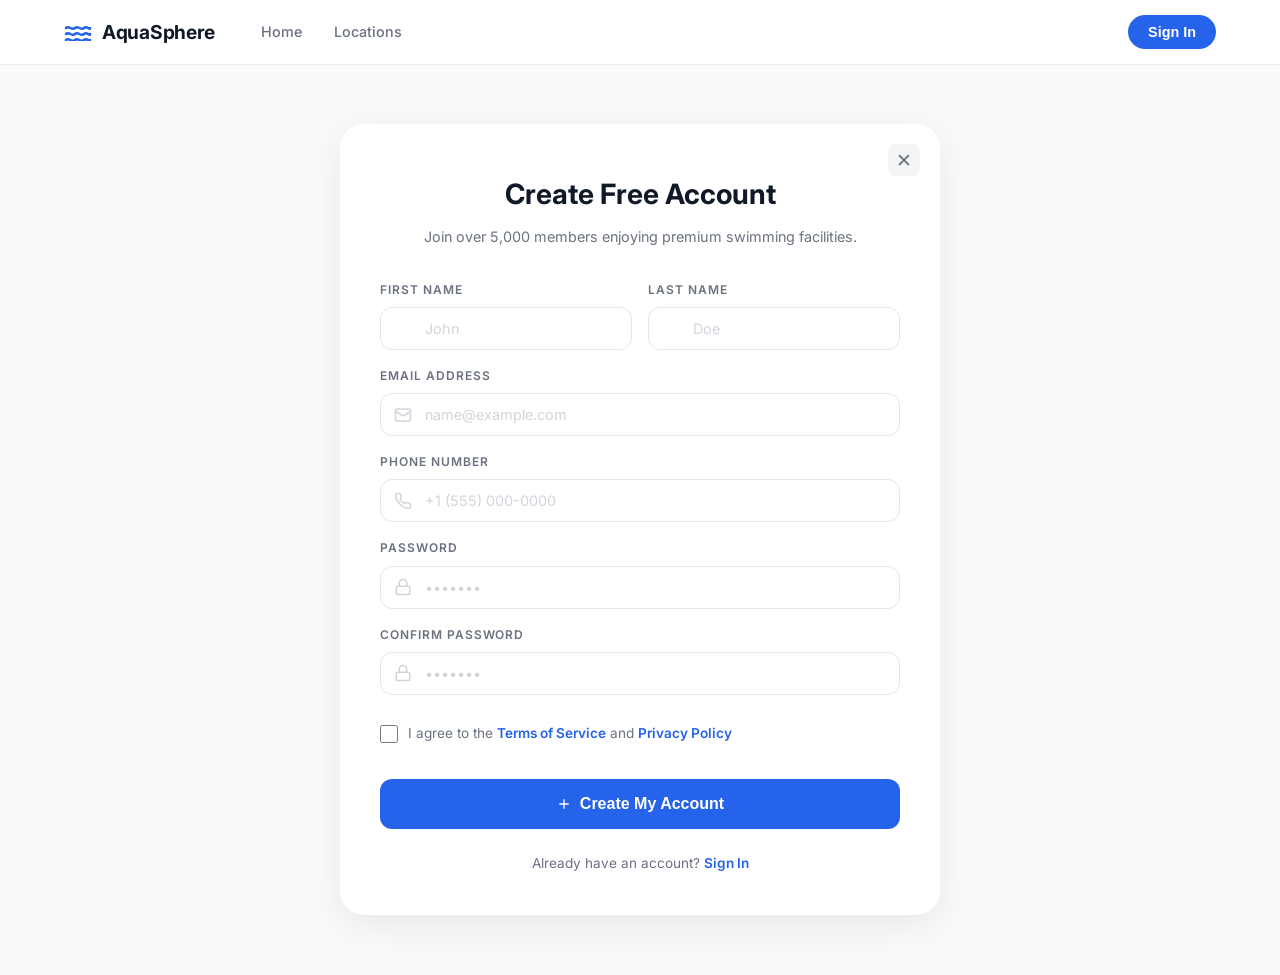
<file: wwwroot/auth-member-signup.html>
<!DOCTYPE html>
<html lang="en">
<head>
  <meta charset="UTF-8" />
  <meta name="viewport" content="width=device-width, initial-scale=1.0" />
  <title>Join AquaSphere - Membership Registration</title>
  <link rel="stylesheet" href="styles.css" />
  <link rel="stylesheet" href="auth.css" />
  <link rel="preconnect" href="https://fonts.googleapis.com" />
  <link rel="preconnect" href="https://fonts.gstatic.com" crossorigin />
  <link href="https://fonts.googleapis.com/css2?family=Inter:wght@400;500;600;700;800&display=swap" rel="stylesheet" />
</head>
<body>

  <!-- NAVBAR -->
  <nav class="navbar" id="navbar">
    <div class="nav-container">
      <a href="/" class="nav-logo">
        <svg class="logo-icon" width="28" height="18" viewBox="0 0 28 18" fill="none" xmlns="http://www.w3.org/2000/svg">
          <path d="M2 5C5 2 8 8 11 5C14 2 17 8 20 5C23 2 26 8 26 5" stroke="#2563EB" stroke-width="2.5" stroke-linecap="round"/>
          <path d="M2 11C5 8 8 14 11 11C14 8 17 14 20 11C23 8 26 14 26 11" stroke="#2563EB" stroke-width="2.5" stroke-linecap="round"/>
          <path d="M2 17C5 14 8 20 11 17C14 14 17 20 20 17C23 14 26 20 26 17" stroke="#2563EB" stroke-width="2.5" stroke-linecap="round"/>
        </svg>
        <span class="logo-text">AquaSphere</span>
      </a>
      <ul class="nav-links">
        <li><a href="/" class="nav-link">Home</a></li>
        <li><a href="#" class="nav-link">Locations</a></li>
      </ul>
      <div class="nav-actions">
        <button class="btn-signin" onclick="window.location.href='auth-member-login.html'">Sign In</button>
      </div>
    </div>
  </nav>

  <!-- AUTH CONTAINER -->
  <div class="auth-container auth-light auth-container-signup">
    <div class="auth-card auth-card-signup">
      <a href="/" class="auth-close-btn" title="Back to home">✕</a>

      <h1 class="auth-title">Create Free Account</h1>
      <p class="auth-subtitle">Join over 5,000 members enjoying premium swimming facilities.</p>

      <form class="auth-form auth-form-signup" id="memberSignupForm">
        <div class="form-row">
          <div class="form-group form-group-half">
            <label for="firstName" class="form-label">FIRST NAME</label>
            <div class="form-input-wrapper">
              <input type="text" id="firstName" name="firstName" placeholder="John" class="form-input" required />
            </div>
          </div>
          <div class="form-group form-group-half">
            <label for="lastName" class="form-label">LAST NAME</label>
            <div class="form-input-wrapper">
              <input type="text" id="lastName" name="lastName" placeholder="Doe" class="form-input" required />
            </div>
          </div>
        </div>

        <div class="form-group">
          <label for="signupEmail" class="form-label">EMAIL ADDRESS</label>
          <div class="form-input-wrapper">
            <svg class="form-input-icon" width="18" height="18" viewBox="0 0 24 24" fill="none" stroke="currentColor" stroke-width="2">
              <rect x="2" y="4" width="20" height="16" rx="2"/><path d="m22 7-8.97 5.7a1.94 1.94 0 01-2.06 0L2 7"/>
            </svg>
            <input type="email" id="signupEmail" name="email" placeholder="name@example.com" class="form-input" required />
          </div>
        </div>

        <div class="form-group">
          <label for="phone" class="form-label">PHONE NUMBER</label>
          <div class="form-input-wrapper">
            <svg class="form-input-icon" width="18" height="18" viewBox="0 0 24 24" fill="none" stroke="currentColor" stroke-width="2">
              <path d="M22 16.92v3a2 2 0 01-2.18 2 19.79 19.79 0 01-8.63-3.07 19.5 19.5 0 01-6-6 19.79 19.79 0 01-3.07-8.67A2 2 0 014.11 2h3a2 2 0 012 1.72 12.84 12.84 0 00.7 2.81 2 2 0 01-.45 2.11L8.09 9.91a16 16 0 006 6l1.27-1.27a2 2 0 012.11-.45 12.84 12.84 0 002.81.7A2 2 0 0122 16.92z"/>
            </svg>
            <input type="tel" id="phone" name="phone" placeholder="+1 (555) 000-0000" class="form-input" />
          </div>
        </div>

        <div class="form-group">
          <label for="signupPassword" class="form-label">PASSWORD</label>
          <div class="form-input-wrapper">
            <svg class="form-input-icon" width="18" height="18" viewBox="0 0 24 24" fill="none" stroke="currentColor" stroke-width="2">
              <rect x="3" y="11" width="18" height="11" rx="2" ry="2"/><path d="M7 11V7a5 5 0 0110 0v4"/>
            </svg>
            <input type="password" id="signupPassword" name="password" placeholder="•••••••" class="form-input" required />
          </div>
        </div>

        <div class="form-group">
          <label for="confirmSignupPassword" class="form-label">CONFIRM PASSWORD</label>
          <div class="form-input-wrapper">
            <svg class="form-input-icon" width="18" height="18" viewBox="0 0 24 24" fill="none" stroke="currentColor" stroke-width="2">
              <rect x="3" y="11" width="18" height="11" rx="2" ry="2"/><path d="M7 11V7a5 5 0 0110 0v4"/>
            </svg>
            <input type="password" id="confirmSignupPassword" name="confirmPassword" placeholder="•••••••" class="form-input" required />
          </div>
        </div>

        <div class="form-checkbox">
          <input type="checkbox" id="agreeTerms" name="agreeTerms" required />
          <label for="agreeTerms">I agree to the <a href="#" class="auth-link">Terms of Service</a> and <a href="#" class="auth-link">Privacy Policy</a></label>
        </div>

        <button type="submit" class="auth-submit-btn auth-submit-btn-large">
          <svg width="16" height="16" viewBox="0 0 24 24" fill="none" stroke="currentColor" stroke-width="2">
            <path d="M12 5v14m7-7H5"/>
          </svg>
          Create My Account
        </button>
      </form>

      <p class="auth-footer-text">
        Already have an account? <a href="auth-member-login.html" class="auth-link">Sign In</a>
      </p>
    </div>
  </div>

  <script src="auth.js"></script>
</body>
</html>
</file>
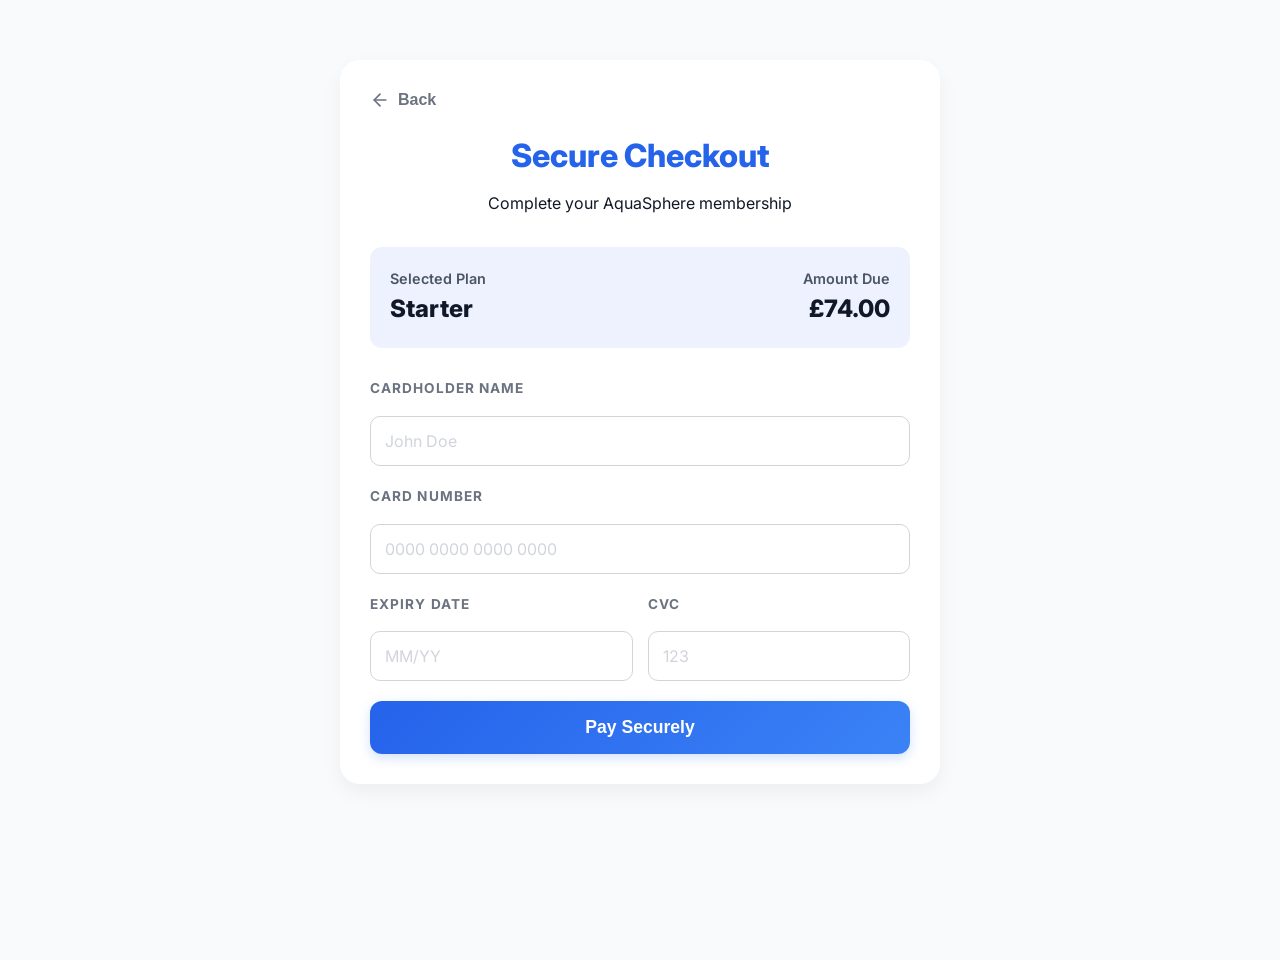
<file: wwwroot/payment.html>
<!DOCTYPE html>
<html lang="en">
<head>
    <meta charset="UTF-8">
    <meta name="viewport" content="width=device-width, initial-scale=1.0">
    <title>AquaSphere - Secure Payment</title>
    <link rel="stylesheet" href="styles.css">
    <link href="https://fonts.googleapis.com/css2?family=Inter:wght@400;500;600;700;800&display=swap" rel="stylesheet">
    <style>
        body { margin: 0; font-family: 'Inter', sans-serif; background: #F8FAFC; color: #111827; }
        .payment-container { max-width: 600px; margin: 60px auto; padding: 30px; background: white; border-radius: 20px; box-shadow: 0 8px 20px rgba(0,0,0,0.05); }
        .payment-header { text-align: center; margin-bottom: 30px; }
        .payment-title { font-size: 2rem; font-weight: 800; color: #2563EB; margin-bottom: 10px; }
        .payment-summary { background: #EEF2FF; padding: 20px; border-radius: 12px; margin-bottom: 30px; display: flex; justify-content: space-between; align-items: center; }
        .summary-label { font-size: 0.9rem; color: #4B5563; font-weight: 600; }
        .summary-value { font-size: 1.5rem; font-weight: 800; color: #111827; }
        .form-group { margin-bottom: 20px; }
        .form-label { display: block; font-size: 0.85rem; font-weight: 700; color: #6B7280; margin-bottom: 8px; }
        .form-input { width: 100%; box-sizing: border-box; padding: 14px; border: 1px solid #D1D5DB; border-radius: 10px; font-size: 1rem; }
        .payment-btn { width: 100%; padding: 16px; background: linear-gradient(135deg, #2563EB, #3B82F6); color: white; border: none; border-radius: 12px; font-size: 1.1rem; font-weight: 700; cursor: pointer; box-shadow: 0 4px 12px rgba(37, 99, 235, 0.2); }
        .payment-btn:disabled { opacity: 0.7; cursor: not-allowed; }
        .two-col { display: flex; gap: 15px; }
        .two-col > div { flex: 1; }
        .back-button { display: inline-flex; align-items: center; gap: 8px; color: #6B7280; font-weight: 600; text-decoration: none; margin-bottom: 20px; font-size: 1rem; border: none; background: none; cursor: pointer; padding: 0; transition: color 0.2s; }
        .back-button:hover { color: #111827; }
    </style>
</head>
<body>
    <div class="payment-container">
        <button class="back-button" onclick="history.back()">
            <svg width="20" height="20" viewBox="0 0 24 24" fill="none" stroke="currentColor" stroke-width="2" stroke-linecap="round" stroke-linejoin="round">
                <line x1="19" y1="12" x2="5" y2="12"></line>
                <polyline points="12 19 5 12 12 5"></polyline>
            </svg>
            Back
        </button>
        <div class="payment-header">
            <div class="payment-title">Secure Checkout</div>
            <p>Complete your AquaSphere membership</p>
        </div>

        <div class="payment-summary">
            <div>
                <div class="summary-label">Selected Plan</div>
                <div class="summary-value" id="planNameDisplay">Starter</div>
            </div>
            <div style="text-align: right;">
                <div class="summary-label">Amount Due</div>
                <div class="summary-value" id="planPriceDisplay">£74.00</div>
            </div>
        </div>

        <form id="paymentForm">
            <div class="form-group">
                <label class="form-label">CARDHOLDER NAME</label>
                <input type="text" class="form-input" id="cardName" required placeholder="John Doe">
            </div>

            <div class="form-group">
                <label class="form-label">CARD NUMBER</label>
                <input type="text" class="form-input" id="cardNumber" required placeholder="0000 0000 0000 0000" maxlength="19">
            </div>

            <div class="two-col">
                <div class="form-group">
                    <label class="form-label">EXPIRY DATE</label>
                    <input type="text" class="form-input" id="cardExpiry" required placeholder="MM/YY" maxlength="5">
                </div>
                <div class="form-group">
                    <label class="form-label">CVC</label>
                    <input type="text" class="form-input" id="cardCvc" required placeholder="123" maxlength="4">
                </div>
            </div>

            <button type="submit" class="payment-btn" id="submitBtn">Pay Securely</button>
        </form>
    </div>

    <script>
        document.addEventListener('DOMContentLoaded', () => {
            const plan = localStorage.getItem("selectedPlan") || "Starter";
            const price = localStorage.getItem("selectedPrice") || "74";
            
            document.getElementById("planNameDisplay").textContent = plan;
            document.getElementById("planPriceDisplay").textContent = `£${price}.00`;
        });

        // formatting card number
        document.getElementById('cardNumber').addEventListener('input', function (e) {
            let val = e.target.value.replace(/\D/g, '');
            val = val.replace(/(.{4})/g, '$1 ').trim();
            e.target.value = val;
        });

        document.getElementById('cardExpiry').addEventListener('input', function (e) {
            let val = e.target.value.replace(/\D/g, '');
            if (val.length > 2) val = val.substring(0, 2) + '/' + val.substring(2);
            e.target.value = val;
        });

        function showPopupMessage(message) {
            var popup = document.createElement("div");
            popup.style.cssText = "position:fixed;top:20px;right:20px;background:#323232;color:#fff;padding:15px 25px;border-radius:4px;z-index:9999;box-shadow:0 4px 6px rgba(0,0,0,0.1);font-family:sans-serif;opacity:0;transition:opacity 0.3s ease;";
            popup.innerText = message;
            document.body.appendChild(popup);
            popup.offsetHeight; 
            popup.style.opacity = "1";
            setTimeout(function() {
                popup.style.opacity = "0";
                setTimeout(function() { popup.remove(); }, 300);
            }, 3000);
        }

        document.getElementById('paymentForm').addEventListener('submit', async function(e) {
            e.preventDefault();
            const btn = document.getElementById('submitBtn');
            btn.disabled = true;
            btn.textContent = "Processing Payment...";

            const email = localStorage.getItem("aquasphere_customer_email");
            if (!email) {
                showPopupMessage("You must be logged in to make a payment. Redirecting to login...");
                setTimeout(() => window.location.href = "auth-member-login.html", 2500);
                return;
            }

            const plan = localStorage.getItem("selectedPlan") || "Starter";
            const amount = parseFloat(localStorage.getItem("selectedPrice") || "74");

            try {
                const response = await fetch('/api/payment/submit', {
                    method: 'POST',
                    headers: { 'Content-Type': 'application/json' },
                    body: JSON.stringify({
                        Email: email,
                        PlanName: plan,
                        BillingPeriod: "Monthly",
                        Amount: amount,
                        PaymentMethod: "Credit Card"
                    })
                });

                const result = await response.json();

                if (!response.ok) {
                    showPopupMessage(result.message || "Payment failed.");
                    btn.disabled = false;
                    btn.textContent = "Pay Securely";
                } else {
                    showPopupMessage(result.message);
                    setTimeout(() => window.location.href = "dashboard.html", 2000);
                }

            } catch (err) {
                showPopupMessage("Server error during payment.");
                btn.disabled = false;
                btn.textContent = "Pay Securely";
            }
        });
    </script>
</body>
</html>
</file>
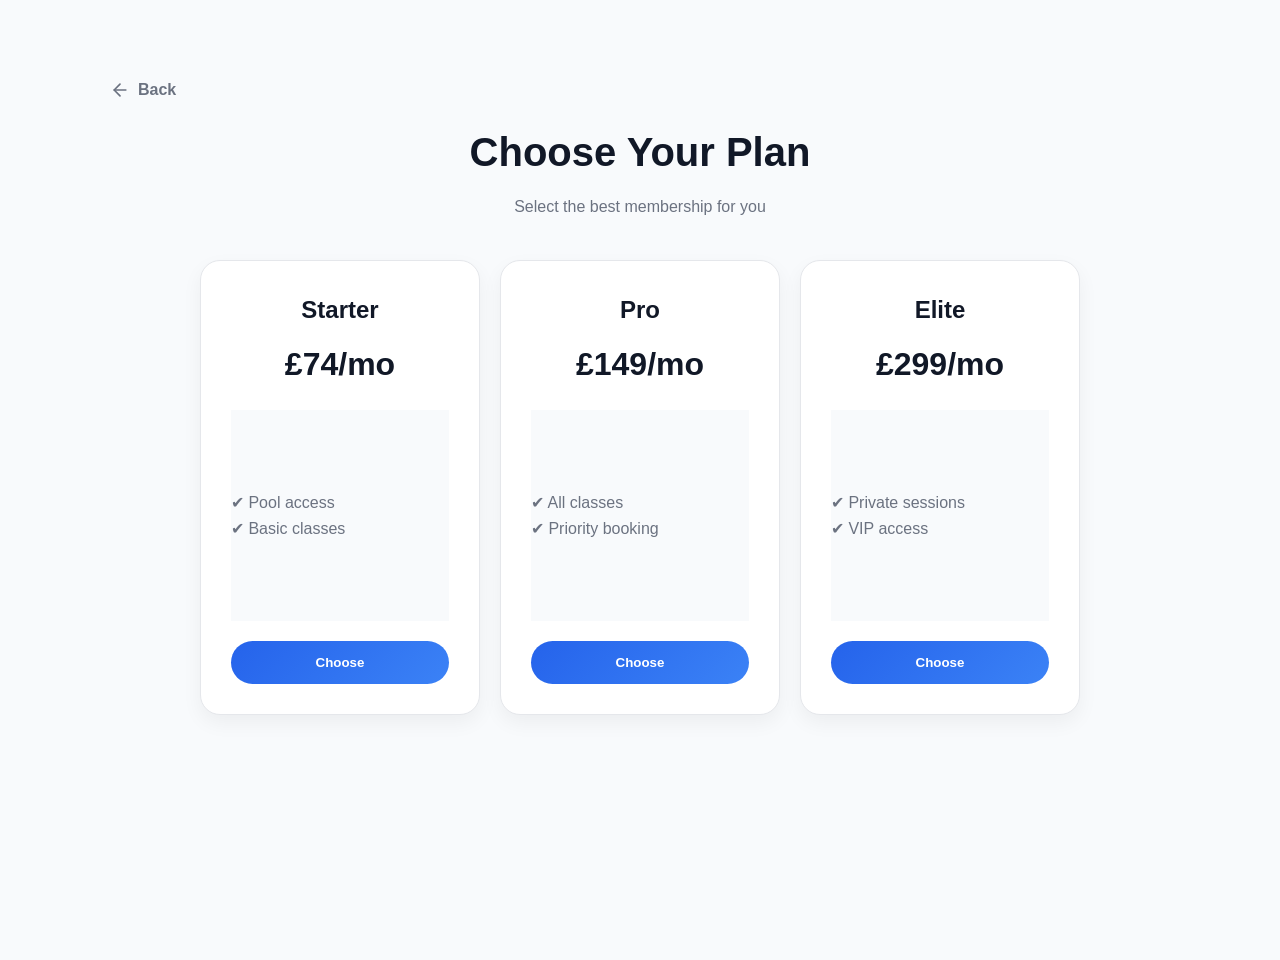
<file: wwwroot/subscription.html>
﻿<!DOCTYPE html>
<html lang="en">
<head>
    <meta charset="UTF-8">
    <meta name="viewport" content="width=device-width, initial-scale=1.0">
    <title>AquaSphere - Choose Plan</title>
    <link rel="stylesheet" href="styles.css">

    <style>
        body {
            font-family: 'Inter', sans-serif;
            background: #F8FAFC;
            margin: 0;
        }

        .container {
            max-width: 1100px;
            margin: 60px auto;
            padding: 20px;
        }

        h1 {
            text-align: center;
            font-size: 2.5rem;
            margin-bottom: 10px;
        }

        p {
            text-align: center;
            color: #6B7280;
            margin-bottom: 40px;
        }

        .plans {
            display: flex;
            gap: 20px;
            justify-content: center;
            flex-wrap: wrap;
        }

        .plan {
            background: white;
            border: 1px solid #E5E7EB;
            border-radius: 20px;
            padding: 30px;
            width: 280px;
            text-align: center;
            box-shadow: 0 8px 20px rgba(0,0,0,0.05);
        }

            .plan h2 {
                margin-bottom: 10px;
            }

        .price {
            font-size: 2rem;
            font-weight: 800;
            margin: 10px 0;
        }

        .features {
            text-align: left;
            margin: 20px 0;
            color: #6B7280;
        }

        button {
            width: 100%;
            padding: 14px;
            border: none;
            border-radius: 999px;
            font-weight: 700;
            cursor: pointer;
            background: linear-gradient(135deg,#2563EB,#3B82F6);
            color: white;
        }

        .back-button {
            display: inline-flex;
            align-items: center;
            gap: 8px;
            color: #6B7280;
            font-weight: 600;
            text-decoration: none;
            margin-bottom: 20px;
            font-size: 1rem;
            border: none;
            background: none;
            cursor: pointer;
            padding: 0;
            transition: color 0.2s;
            width: auto;
        }

        .back-button:hover {
            color: #111827;
        }
    </style>
</head>

<body>

    <div class="container">
        <button class="back-button" onclick="history.back()">
            <svg width="20" height="20" viewBox="0 0 24 24" fill="none" stroke="currentColor" stroke-width="2" stroke-linecap="round" stroke-linejoin="round">
                <line x1="19" y1="12" x2="5" y2="12"></line>
                <polyline points="12 19 5 12 12 5"></polyline>
            </svg>
            Back
        </button>
        <h1>Choose Your Plan</h1>
        <p>Select the best membership for you</p>

        <div class="plans">

            <div class="plan">
                <h2>Starter</h2>
                <div class="price">£74/mo</div>
                <div class="features">
                    ✔ Pool access<br>
                    ✔ Basic classes<br>
                </div>
                <button onclick="selectPlan('Starter', 20)">Choose</button>
            </div>

            <div class="plan">
                <h2>Pro</h2>
                <div class="price">£149/mo</div>
                <div class="features">
                    ✔ All classes<br>
                    ✔ Priority booking<br>
                </div>
                <button onclick="selectPlan('Pro', 45)">Choose</button>
            </div>

            <div class="plan">
                <h2>Elite</h2>
                <div class="price">£299/mo</div>
                <div class="features">
                    ✔ Private sessions<br>
                    ✔ VIP access<br>
                </div>
                <button onclick="selectPlan('Elite', 70)">Choose</button>
            </div>

        </div>
    </div>

    <script>
        function selectPlan(plan, price) {
            localStorage.setItem("selectedPlan", plan);
            localStorage.setItem("selectedPrice", price);

            window.location.href = "payment.html";
        }
    </script>

</body>
</html>
</file>
<file: wwwroot/styles.css>
/* ============================================================
   AQUASPHERE - MERGED STYLESHEET
   Covers: Homepage, Auth Pages, Admin Dashboard,
           Member Dashboard, Staff Dashboard + SPA System
   ============================================================ */

/* ===========================
   RESET & BASE
=========================== */
*, *::before, *::after {
  box-sizing: border-box;
  margin: 0;
  padding: 0;
}

html {
  scroll-behavior: smooth;
}

body {
  font-family: 'Inter', sans-serif;
  color: #111827;
  background-color: #ffffff;
  line-height: 1.6;
  min-height: 100vh;
}

a {
  text-decoration: none;
  color: inherit;
}

ul {
  list-style: none;
}

img {
  display: block;
  max-width: 100%;
}

/* ===========================
   SPA PAGE SYSTEM
   Show/hide pages by toggling .active
=========================== */
.page {
  display: none;
}

.page.active {
  display: block;
}

/* Dashboard page backgrounds scoped to page containers */
#page-admin-dashboard {
  background: #F3F4F6;
  min-height: 100vh;
}

#page-member-dashboard {
  background: #F3F4F6;
  min-height: 100vh;
}

#page-staff-dashboard {
  background: #EEF2F7;
  min-height: 100vh;
}

/* Auth page backgrounds */
#page-member-login {
  background: #F8FAFC;
}

#page-member-signup,
#page-staff-signup,
#page-staff-login {
  background: #F8FAFC;
}

/* Admin login dark theme */
#page-admin-login {
  background-color: #0F172A;
}

/* ===========================
   PASSWORD TOGGLE BUTTON
   Positioned inside form-input-wrapper
=========================== */
.password-toggle-btn {
  position: absolute;
  right: 14px;
  background: none;
  border: none;
  cursor: pointer;
  color: #9CA3AF;
  display: flex;
  align-items: center;
  padding: 0;
  transition: color 0.2s;
  flex-shrink: 0;
}

.password-toggle-btn:hover {
  color: #374151;
}

/* ===========================
   UTILITIES
=========================== */
.container {
  max-width: 1200px;
  margin: 0 auto;
  padding: 0 24px;
}

/* ===========================
   NAVBAR
=========================== */
.navbar {
  position: fixed;
  top: 0;
  left: 0;
  right: 0;
  z-index: 1000;
  background-color: rgba(255, 255, 255, 0.95);
  backdrop-filter: blur(8px);
  border-bottom: 1px solid rgba(0, 0, 0, 0.08);
  transition: box-shadow 0.3s ease;
}

.navbar.scrolled {
  box-shadow: 0 2px 16px rgba(0, 0, 0, 0.1);
}

.nav-container {
  max-width: 1200px;
  margin: 0 auto;
  padding: 0 24px;
  height: 64px;
  display: flex;
  align-items: center;
  gap: 32px;
}

.nav-logo {
  display: flex;
  align-items: center;
  gap: 10px;
  flex-shrink: 0;
}

.logo-text {
  font-size: 1.2rem;
  font-weight: 700;
  color: #111827;
  letter-spacing: -0.3px;
}

.logo-icon {
  flex-shrink: 0;
}

.nav-links {
  display: flex;
  align-items: center;
  gap: 4px;
  flex: 1;
}

.nav-link {
  display: flex;
  align-items: center;
  gap: 6px;
  padding: 8px 14px;
  border-radius: 8px;
  font-size: 0.9rem;
  font-weight: 500;
  color: #6B7280;
  transition: color 0.2s, background-color 0.2s;
}

.nav-link:hover {
  color: #111827;
  background-color: #F3F4F6;
}

.nav-link.active {
  color: #2563EB;
}

.nav-link:focus {
  outline: none;
}

.nav-actions {
  display: flex;
  align-items: center;
  gap: 8px;
  flex-shrink: 0;
}

.btn-portal {
  padding: 8px 16px;
  border: 1.5px solid #D1D5DB;
  border-radius: 50px;
  background: transparent;
  font-size: 0.82rem;
  font-weight: 500;
  color: #374151;
  cursor: pointer;
  transition: border-color 0.2s, background-color 0.2s;
  white-space: nowrap;
  outline: none;
}

.btn-portal:hover {
  border-color: #9CA3AF;
  background-color: #F9FAFB;
}

.btn-portal:focus {
  outline: none;
}

.btn-signin {
  padding: 9px 20px;
  background-color: #2563EB;
  color: #ffffff;
  border: none;
  border-radius: 50px;
  font-size: 0.9rem;
  font-weight: 600;
  cursor: pointer;
  transition: background-color 0.2s, transform 0.1s;
  white-space: nowrap;
  outline: none;
}

.btn-signin:hover {
  background-color: #1D4ED8;
}

.btn-signin:active {
  transform: scale(0.97);
}

.btn-signin:focus {
  outline: none;
}

.nav-hamburger {
  display: none;
  flex-direction: column;
  gap: 5px;
  background: none;
  border: none;
  cursor: pointer;
  padding: 4px;
  margin-left: auto;
}

.nav-hamburger span {
  display: block;
  width: 24px;
  height: 2px;
  background-color: #374151;
  border-radius: 2px;
  transition: transform 0.3s, opacity 0.3s;
}

.mobile-menu {
  display: none;
  flex-direction: column;
  background-color: #ffffff;
  border-top: 1px solid #E5E7EB;
  padding: 8px 24px 16px;
}

.mobile-menu.open {
  display: flex;
}

.mobile-link {
  padding: 12px 0;
  font-size: 0.95rem;
  font-weight: 500;
  color: #374151;
  border-bottom: 1px solid #F3F4F6;
}

.mobile-link.active {
  color: #2563EB;
}

.mobile-signin {
  margin-top: 8px;
  color: #2563EB;
  font-weight: 600;
  border-bottom: none;
}

/* ===========================
   HERO
=========================== */
.hero {
  position: relative;
  height: 100vh;
  min-height: 560px;
  max-height: 760px;
  display: flex;
  align-items: center;
  background-image: url('https://images.unsplash.com/photo-1575429198097-0414ec08e8cd?w=1400&q=80');
  background-size: cover;
  background-position: center;
  background-repeat: no-repeat;
  margin-top: 64px;
}

.hero-overlay {
  position: absolute;
  inset: 0;
  background: linear-gradient(
    to right,
    rgba(0, 0, 0, 0.65) 0%,
    rgba(0, 0, 0, 0.35) 50%,
    rgba(0, 0, 0, 0.1) 100%
  );
}

.hero-content {
  position: relative;
  z-index: 1;
  max-width: 1200px;
  margin: 0 auto;
  padding: 0 24px;
  width: 100%;
}

.hero-title {
  font-size: clamp(2.4rem, 5vw, 3.8rem);
  font-weight: 800;
  color: #ffffff;
  line-height: 1.15;
  margin-bottom: 20px;
  max-width: 560px;
}

.hero-highlight {
  color: #60A5FA;
  font-style: italic;
}

.hero-subtitle {
  font-size: 1rem;
  color: rgba(255, 255, 255, 0.88);
  max-width: 440px;
  margin-bottom: 36px;
  line-height: 1.7;
}

.hero-buttons {
  display: flex;
  gap: 16px;
  flex-wrap: wrap;
}

.hero-btn {
  display: flex;
  align-items: center;
  gap: 8px;
  padding: 14px 28px;
  border-radius: 50px;
  font-size: 0.95rem;
  font-weight: 600;
  cursor: pointer;
  transition: transform 0.15s, background-color 0.2s, border-color 0.2s;
  border: 2px solid transparent;
}

.hero-btn:active {
  transform: scale(0.97);
}

.btn-primary {
  background-color: #2563EB;
  color: #ffffff;
  border-color: #2563EB;
}

.btn-primary:hover {
  background-color: #1D4ED8;
  border-color: #1D4ED8;
}

.btn-secondary {
  background-color: rgba(255, 255, 255, 0.12);
  color: #ffffff;
  border-color: rgba(255, 255, 255, 0.6);
  backdrop-filter: blur(4px);
}

.btn-secondary:hover {
  background-color: rgba(255, 255, 255, 0.22);
  border-color: rgba(255, 255, 255, 0.9);
}

/* ===========================
   FEATURES
=========================== */
.features {
  background-color: #F8FAFC;
  padding: 80px 0;
}

.features-grid {
  display: grid;
  grid-template-columns: repeat(3, 1fr);
  gap: 32px;
}

.feature-card {
  display: flex;
  flex-direction: column;
  align-items: center;
  text-align: center;
  padding: 16px;
}

.feature-icon {
  width: 72px;
  height: 72px;
  border-radius: 16px;
  background-color: #EFF6FF;
  display: flex;
  align-items: center;
  justify-content: center;
  margin-bottom: 24px;
}

.feature-title {
  font-size: 1.1rem;
  font-weight: 700;
  color: #111827;
  margin-bottom: 12px;
}

.feature-text {
  font-size: 0.9rem;
  color: #6B7280;
  max-width: 240px;
  line-height: 1.65;
}

/* ===========================
   LOCATIONS / MAP
=========================== */
.locations-section {
  padding: 80px 0;
  background-color: #F8FAFC;
}

.locations-layout {
  display: grid;
  grid-template-columns: 360px 1fr;
  gap: 48px;
  align-items: start;
}

.section-title {
  font-size: clamp(1.8rem, 3vw, 2.4rem);
  font-weight: 800;
  color: #111827;
  line-height: 1.2;
  margin-bottom: 16px;
}

.section-title-blue {
  color: #2563EB;
}

.section-subtitle {
  font-size: 0.9rem;
  color: #6B7280;
  margin-bottom: 20px;
  line-height: 1.65;
}

.btn-use-location {
  display: inline-flex;
  align-items: center;
  gap: 8px;
  background: none;
  border: none;
  color: #2563EB;
  font-size: 0.9rem;
  font-weight: 500;
  cursor: pointer;
  padding: 0;
  margin-bottom: 24px;
  transition: opacity 0.2s;
}

.btn-use-location:hover {
  opacity: 0.75;
}

.locations-list {
  display: flex;
  flex-direction: column;
  gap: 0;
  max-height: 400px;
  overflow-y: auto;
  border: 1px solid #E5E7EB;
  border-radius: 12px;
  background: #ffffff;
}

.locations-list::-webkit-scrollbar {
  width: 6px;
}

.locations-list::-webkit-scrollbar-track {
  background: #F3F4F6;
  border-radius: 6px;
}

.locations-list::-webkit-scrollbar-thumb {
  background: #D1D5DB;
  border-radius: 6px;
}

.location-item {
  display: flex;
  align-items: flex-start;
  gap: 14px;
  padding: 16px 18px;
  cursor: pointer;
  border-bottom: 1px solid #F3F4F6;
  transition: background-color 0.15s;
}

.location-item:last-child {
  border-bottom: none;
}

.location-item:hover {
  background-color: #F8FAFC;
}

.location-item.active {
  background-color: #EFF6FF;
}

.location-icon {
  flex-shrink: 0;
  margin-top: 2px;
}

.location-info h4 {
  font-size: 0.9rem;
  font-weight: 600;
  color: #111827;
  margin-bottom: 4px;
}

.location-info p {
  font-size: 0.8rem;
  color: #6B7280;
  margin-bottom: 8px;
}

.location-tags {
  display: flex;
  flex-wrap: wrap;
  gap: 6px;
}

.tag {
  font-size: 0.65rem;
  font-weight: 600;
  color: #6B7280;
  letter-spacing: 0.04em;
  background-color: #F3F4F6;
  padding: 3px 8px;
  border-radius: 4px;
}

.map-container {
  position: relative;
  border-radius: 16px;
  overflow: hidden;
  height: 480px;
  box-shadow: 0 4px 24px rgba(0, 0, 0, 0.08);
}

.map-iframe {
  width: 100%;
  height: 100%;
  border: none;
}

.map-directions-btn {
  position: absolute;
  top: 16px;
  right: 16px;
  display: flex;
  align-items: center;
  gap: 6px;
  padding: 10px 18px;
  background-color: #2563EB;
  color: #ffffff;
  border: none;
  border-radius: 50px;
  font-size: 0.85rem;
  font-weight: 600;
  cursor: pointer;
  transition: background-color 0.2s;
  z-index: 10;
}

.map-directions-btn:hover {
  background-color: #1D4ED8;
}

/* ===========================
   MEMBERSHIP PLANS
=========================== */
.membership {
  padding: 80px 0;
  background-color: #F8FAFC;
}

.membership-header {
  text-align: center;
  margin-bottom: 56px;
}

.membership-title {
  font-size: clamp(2rem, 4vw, 2.8rem);
  font-weight: 800;
  color: #111827;
  margin-bottom: 12px;
}

.membership-location {
  font-size: 0.75rem;
  font-weight: 600;
  letter-spacing: 0.12em;
  color: #9CA3AF;
  margin-bottom: 14px;
}

.membership-subtitle {
  font-size: 0.95rem;
  color: #6B7280;
  max-width: 460px;
  margin: 0 auto;
  line-height: 1.65;
}

.plans-grid {
  display: grid;
  grid-template-columns: repeat(3, 1fr);
  gap: 24px;
  align-items: stretch;
}

.plan-card {
  background: #ffffff;
  border: 1.5px solid #E5E7EB;
  border-radius: 20px;
  padding: 36px 32px;
  display: flex;
  flex-direction: column;
  position: relative;
  transition: box-shadow 0.2s;
}

.plan-card:hover {
  box-shadow: 0 8px 32px rgba(0, 0, 0, 0.08);
}

.plan-card-featured {
  border-color: #2563EB;
  border-width: 2px;
}

.plan-badge {
  position: absolute;
  top: 0;
  right: 0;
  background-color: #2563EB;
  color: #ffffff;
  font-size: 0.65rem;
  font-weight: 700;
  letter-spacing: 0.08em;
  padding: 6px 14px;
  border-radius: 0 18px 0 14px;
}

.plan-name {
  font-size: 1.25rem;
  font-weight: 700;
  color: #111827;
  margin-bottom: 16px;
}

.plan-price {
  display: flex;
  align-items: baseline;
  gap: 4px;
  margin-bottom: 28px;
}

.price-currency {
  font-size: 1.5rem;
  font-weight: 700;
  color: #111827;
}

.price-amount {
  font-size: 3rem;
  font-weight: 800;
  color: #111827;
  line-height: 1;
}

.price-period {
  font-size: 0.9rem;
  color: #9CA3AF;
  font-weight: 400;
}

.plan-features {
  display: flex;
  flex-direction: column;
  gap: 12px;
  flex: 1;
  margin-bottom: 32px;
}

.plan-features li {
  display: flex;
  align-items: center;
  gap: 10px;
  font-size: 0.9rem;
  color: #374151;
}

.check-icon {
  width: 20px;
  height: 20px;
  border-radius: 50%;
  background-color: #F3F4F6;
  color: #6B7280;
  font-size: 0.7rem;
  display: inline-flex;
  align-items: center;
  justify-content: center;
  flex-shrink: 0;
}

.check-blue {
  background-color: #EFF6FF;
  color: #2563EB;
}

.plan-btn {
  width: 100%;
  padding: 14px;
  border-radius: 12px;
  font-size: 0.95rem;
  font-weight: 600;
  cursor: pointer;
  transition: all 0.2s;
  margin-top: auto;
}

.plan-btn-outline {
  background: transparent;
  border: 1.5px solid #D1D5DB;
  color: #374151;
}

.plan-btn-outline:hover {
  border-color: #2563EB;
  color: #2563EB;
  background-color: #EFF6FF;
}

.plan-btn-primary {
  background-color: #2563EB;
  border: none;
  color: #ffffff;
}

.plan-btn-primary:hover {
  background-color: #1D4ED8;
}

/* ===========================
   TESTIMONIALS
=========================== */
.testimonials {
  padding: 80px 0;
  background-color: #F8FAFC;
}

.testimonial-layout {
  display: grid;
  grid-template-columns: 1fr 1fr;
  gap: 64px;
  align-items: center;
}

.testimonial-image-wrap {
  border-radius: 20px;
  overflow: hidden;
  box-shadow: 0 12px 40px rgba(0, 0, 0, 0.12);
  aspect-ratio: 4/3;
}

.testimonial-image {
  width: 100%;
  height: 100%;
  object-fit: cover;
}

.testimonial-label {
  display: flex;
  align-items: center;
  gap: 8px;
  font-size: 0.75rem;
  font-weight: 700;
  letter-spacing: 0.1em;
  color: #6B7280;
  margin-bottom: 20px;
}

.testimonial-quote {
  font-size: clamp(1.4rem, 2.5vw, 2rem);
  font-weight: 800;
  color: #111827;
  line-height: 1.3;
  margin-bottom: 32px;
  font-style: normal;
}

.testimonial-author {
  display: flex;
  align-items: center;
  gap: 14px;
  margin-bottom: 28px;
}

.author-avatar {
  width: 48px;
  height: 48px;
  border-radius: 50%;
  object-fit: cover;
}

.author-info {
  display: flex;
  flex-direction: column;
  gap: 2px;
}

.author-name {
  font-size: 0.9rem;
  font-weight: 700;
  color: #111827;
}

.author-role {
  font-size: 0.8rem;
  color: #9CA3AF;
}

.testimonial-dots {
  display: flex;
  gap: 10px;
}

.dot {
  width: 10px;
  height: 10px;
  border-radius: 50%;
  background-color: #D1D5DB;
  cursor: pointer;
  transition: background-color 0.2s, transform 0.2s;
}

.dot-active {
  background-color: #2563EB;
  transform: scale(1.2);
}

/* ===========================
   CTA SECTION
=========================== */
.cta-section {
  padding: 60px 0 80px;
  background-color: #F8FAFC;
}

.cta-box {
  background: linear-gradient(135deg, #2563EB 0%, #4F46E5 100%);
  border-radius: 24px;
  padding: 72px 40px;
  text-align: center;
}

.cta-title {
  font-size: clamp(2rem, 4vw, 2.8rem);
  font-weight: 800;
  color: #ffffff;
  margin-bottom: 16px;
}

.cta-subtitle {
  font-size: 1rem;
  color: rgba(255, 255, 255, 0.82);
  max-width: 480px;
  margin: 0 auto 36px;
  line-height: 1.65;
}

.btn-cta {
  padding: 16px 40px;
  background-color: #ffffff;
  color: #2563EB;
  border: none;
  border-radius: 50px;
  font-size: 1rem;
  font-weight: 700;
  cursor: pointer;
  transition: background-color 0.2s, transform 0.15s;
}

.btn-cta:hover {
  background-color: #F0F6FF;
}

.btn-cta:active {
  transform: scale(0.97);
}

/* ===========================
   FOOTER
=========================== */
.footer {
  background-color: #0F172A;
  color: #CBD5E1;
  padding: 60px 0 0;
}

.footer-top {
  display: grid;
  grid-template-columns: 2fr 1fr 1fr;
  gap: 48px;
  padding-bottom: 48px;
  border-bottom: 1px solid rgba(255, 255, 255, 0.08);
}

.footer-logo .logo-text {
  color: #ffffff;
}

.footer-desc {
  font-size: 0.875rem;
  color: #94A3B8;
  max-width: 260px;
  line-height: 1.7;
  margin-top: 16px;
}

.footer-heading {
  font-size: 0.9rem;
  font-weight: 600;
  color: #ffffff;
  margin-bottom: 20px;
}

.footer-links {
  display: flex;
  flex-direction: column;
  gap: 12px;
}

.footer-links li,
.footer-links a {
  font-size: 0.875rem;
  color: #94A3B8;
  transition: color 0.2s;
}

.footer-links a:hover {
  color: #ffffff;
}

.footer-bottom {
  text-align: center;
  padding: 20px 0;
  border-top: 1px solid rgba(255, 255, 255, 0.06);
}

.footer-bottom p {
  font-size: 0.8rem;
  color: #64748B;
}

/* ===========================
   AUTH - GENERAL STYLES
=========================== */
.dark-theme {
  background-color: #0F172A;
  color: #FFFFFF;
}

.auth-container {
  min-height: calc(100vh - 64px);
  display: flex;
  align-items: center;
  justify-content: center;
  padding: 40px 20px;
  margin-top: 64px;
}

.auth-light {
  background-color: #F8FAFC;
}

.auth-dark {
  background: linear-gradient(135deg, #0F172A 0%, #1E293B 100%);
}

/* ===========================
   AUTH CARD
=========================== */
.auth-card {
  background: #FFFFFF;
  border-radius: 24px;
  padding: 48px 40px;
  max-width: 520px;
  width: 100%;
  position: relative;
  box-shadow: 0 10px 40px rgba(0, 0, 0, 0.08);
}

.auth-card-dark {
  background: rgba(30, 41, 59, 0.8);
  border: 1px solid rgba(255, 255, 255, 0.1);
  backdrop-filter: blur(8px);
}

.auth-badge {
  position: absolute;
  top: 0;
  right: 40px;
  font-size: 0.65rem;
  font-weight: 700;
  letter-spacing: 0.12em;
  color: #9CA3AF;
  padding: 8px 0;
}

.auth-badge-dark {
  color: #64748B;
}

.auth-close-btn {
  position: absolute;
  top: 20px;
  right: 20px;
  width: 32px;
  height: 32px;
  display: flex;
  align-items: center;
  justify-content: center;
  background-color: #F3F4F6;
  border: none;
  border-radius: 8px;
  font-size: 1.2rem;
  color: #6B7280;
  cursor: pointer;
  transition: background-color 0.2s, color 0.2s;
}

.auth-close-btn:hover {
  background-color: #E5E7EB;
  color: #111827;
}

/* ===========================
   AUTH ICON & TITLE
=========================== */
.auth-icon-wrapper {
  display: flex;
  justify-content: center;
  margin-bottom: 28px;
}

.auth-icon {
  width: 72px;
  height: 72px;
  border-radius: 16px;
  background-color: #EFF6FF;
  display: flex;
  align-items: center;
  justify-content: center;
  color: #2563EB;
}

.auth-icon-dark {
  background-color: rgba(37, 99, 235, 0.1);
  color: #60A5FA;
}

.auth-title {
  font-size: 1.75rem;
  font-weight: 700;
  color: #111827;
  margin-bottom: 8px;
  text-align: center;
}

.auth-title-dark {
  color: #FFFFFF;
}

.auth-subtitle {
  font-size: 0.9rem;
  color: #6B7280;
  text-align: center;
  margin-bottom: 32px;
}

.auth-subtitle-dark {
  color: #CBD5E1;
}

/* ===========================
   FORM STYLES
=========================== */
.auth-form {
  display: flex;
  flex-direction: column;
  gap: 20px;
  margin-bottom: 24px;
}

.form-group {
  display: flex;
  flex-direction: column;
  gap: 8px;
}

.form-row {
  display: grid;
  grid-template-columns: 1fr 1fr;
  gap: 16px;
}

.form-group-half {
  grid-column: span 1;
}

.form-label {
  font-size: 0.75rem;
  font-weight: 600;
  letter-spacing: 0.08em;
  color: #6B7280;
  text-transform: uppercase;
}

.form-label-dark {
  color: #94A3B8;
}

.form-label-row {
  display: flex;
  justify-content: space-between;
  align-items: center;
}

.form-forgot-link {
  font-size: 0.75rem;
  color: #2563EB;
  font-weight: 600;
  transition: opacity 0.2s;
}

.form-forgot-link:hover {
  opacity: 0.75;
}

.form-input-wrapper {
  position: relative;
  display: flex;
  align-items: center;
}

.form-input-icon {
  position: absolute;
  left: 14px;
  color: #D1D5DB;
  pointer-events: none;
  flex-shrink: 0;
}

.form-input {
  width: 100%;
  padding: 12px 14px 12px 44px;
  border: 1.5px solid #E5E7EB;
  border-radius: 12px;
  background-color: #FFFFFF;
  font-size: 0.9rem;
  color: #111827;
  transition: border-color 0.2s, background-color 0.2s;
  font-family: inherit;
}

.form-input::placeholder {
  color: #D1D5DB;
}

.form-input:focus {
  outline: none;
  border-color: #2563EB;
  background-color: #FFFFFF;
  box-shadow: 0 0 0 3px rgba(37, 99, 235, 0.08);
}

.form-input-dark {
  background-color: rgba(30, 41, 59, 0.5);
  border-color: rgba(255, 255, 255, 0.15);
  color: #FFFFFF;
}

.form-input-dark::placeholder {
  color: #64748B;
}

.form-input-dark:focus {
  border-color: #60A5FA;
  background-color: rgba(30, 41, 59, 0.8);
  box-shadow: 0 0 0 3px rgba(96, 165, 250, 0.08);
}

.form-checkbox {
  display: flex;
  align-items: flex-start;
  gap: 10px;
  margin: 12px 0;
}

.form-checkbox input[type="checkbox"] {
  width: 18px;
  height: 18px;
  margin-top: 2px;
  cursor: pointer;
  accent-color: #2563EB;
}

.form-checkbox label {
  font-size: 0.85rem;
  color: #6B7280;
  line-height: 1.5;
  cursor: pointer;
}

/* ===========================
   SUBMIT BUTTON
=========================== */
.auth-submit-btn {
  display: flex;
  align-items: center;
  justify-content: center;
  gap: 8px;
  padding: 14px;
  background-color: #2563EB;
  color: #FFFFFF;
  border: none;
  border-radius: 12px;
  font-size: 0.95rem;
  font-weight: 600;
  cursor: pointer;
  transition: background-color 0.2s, transform 0.1s;
  margin-top: 8px;
}

.auth-submit-btn:hover {
  background-color: #1D4ED8;
}

.auth-submit-btn:active {
  transform: scale(0.97);
}

.auth-submit-btn-admin {
  background-color: #2563EB;
}

.auth-submit-btn-admin:hover {
  background-color: #1D4ED8;
}

.auth-submit-btn-large {
  padding: 16px;
  font-size: 1rem;
}

/* ===========================
   AUTH FOOTER
=========================== */
.auth-footer-text {
  text-align: center;
  font-size: 0.85rem;
  color: #6B7280;
  margin-top: 20px;
}

.auth-link {
  color: #2563EB;
  font-weight: 600;
  transition: opacity 0.2s;
}

.auth-link:hover {
  opacity: 0.75;
}

.auth-notice {
  text-align: center;
  font-size: 0.7rem;
  font-weight: 700;
  letter-spacing: 0.1em;
  color: #64748B;
  margin-top: 24px;
}

/* ===========================
   SPLIT LAYOUT (MEMBER LOGIN)
=========================== */
.auth-split-container {
  display: grid;
  grid-template-columns: 1fr 1fr;
  min-height: calc(100vh - 64px);
  margin-top: 64px;
  background-color: #F8FAFC;
}

.auth-split-left {
  display: flex;
  align-items: center;
  justify-content: center;
  padding: 40px;
  background-color: #F8FAFC;
}

.auth-split-right {
  display: flex;
  align-items: center;
  justify-content: center;
  padding: 40px;
  background-color: #FFFFFF;
}

.auth-split-image-wrapper {
  position: relative;
  width: 100%;
  height: 100%;
  border-radius: 20px;
  overflow: hidden;
  max-height: 600px;
}

.auth-split-image {
  width: 100%;
  height: 100%;
  object-fit: cover;
}

.auth-split-overlay {
  position: absolute;
  inset: 0;
  background: linear-gradient(135deg, rgba(37, 99, 235, 0.85) 0%, rgba(79, 70, 229, 0.85) 100%);
  display: flex;
  flex-direction: column;
  justify-content: flex-end;
  padding: 40px;
  color: #FFFFFF;
}

.auth-split-content {
  display: flex;
  flex-direction: column;
  gap: 20px;
}

.auth-split-logo {
  margin-bottom: 8px;
}

.auth-split-title {
  font-size: 2rem;
  font-weight: 800;
  line-height: 1.2;
}

.auth-split-subtitle {
  font-size: 0.95rem;
  color: rgba(255, 255, 255, 0.88);
  line-height: 1.65;
}

.auth-split-feature {
  display: flex;
  align-items: flex-start;
  gap: 12px;
  padding: 16px;
  background: rgba(255, 255, 255, 0.12);
  border-radius: 12px;
  backdrop-filter: blur(4px);
  border: 1px solid rgba(255, 255, 255, 0.2);
  font-size: 0.85rem;
}

.auth-split-feature svg {
  flex-shrink: 0;
  margin-top: 2px;
}

.auth-split-form-card {
  width: 100%;
  max-width: 420px;
}

.auth-split-form-title {
  font-size: 1.75rem;
  font-weight: 700;
  color: #111827;
  margin-bottom: 8px;
}

.auth-split-form-subtitle {
  font-size: 0.9rem;
  color: #6B7280;
  margin-bottom: 32px;
}

.auth-split-submit-btn {
  display: flex;
  align-items: center;
  justify-content: center;
  gap: 8px;
  width: 100%;
  padding: 16px;
  background-color: #2563EB;
  color: #FFFFFF;
  border: none;
  border-radius: 12px;
  font-size: 1rem;
  font-weight: 600;
  cursor: pointer;
  transition: background-color 0.2s, transform 0.1s;
  margin: 24px 0;
}

.auth-split-submit-btn:hover {
  background-color: #1D4ED8;
}

.auth-split-submit-btn:active {
  transform: scale(0.97);
}

.auth-split-footer {
  text-align: center;
  font-size: 0.85rem;
  color: #6B7280;
  margin-bottom: 20px;
}

.auth-split-portal-links {
  display: flex;
  align-items: center;
  justify-content: center;
  gap: 8px;
  padding-top: 16px;
  border-top: 1px solid #E5E7EB;
}

.portal-link {
  display: flex;
  align-items: center;
  gap: 6px;
  font-size: 0.75rem;
  font-weight: 600;
  letter-spacing: 0.08em;
  color: #6B7280;
  transition: color 0.2s;
}

.portal-link:hover {
  color: #2563EB;
}

.portal-divider {
  color: #D1D5DB;
}

/* ===========================
   SIGNUP CARD VARIATION
=========================== */
.auth-container-signup {
  padding: 60px 20px;
}

.auth-card-signup {
  max-width: 600px;
  padding: 48px 40px 40px;
}

.auth-form-signup {
  gap: 16px;
}

/* ===========================
   DARK NAVBAR
=========================== */
.navbar-dark {
  background-color: rgba(15, 23, 42, 0.95);
  border-bottom-color: rgba(255, 255, 255, 0.1);
}

.navbar-dark .logo-text {
  color: #FFFFFF;
}

.navbar-dark .nav-link {
  color: #CBD5E1;
}

.navbar-dark .nav-link:hover {
  color: #FFFFFF;
  background-color: rgba(255, 255, 255, 0.08);
}

/* ============================
   ADMIN DASHBOARD - LAYOUT
============================ */
.dash-layout {
  display: flex;
  min-height: 100vh;
}

/* ============================
   ADMIN DASHBOARD - SIDEBAR
============================ */
.dash-sidebar {
  width: 160px;
  min-width: 160px;
  background: #0d1829;
  display: flex;
  flex-direction: column;
  justify-content: space-between;
  padding: 24px 0 20px;
  position: fixed;
  top: 0;
  left: 0;
  height: 100vh;
  z-index: 100;
}

.sidebar-top {
  display: flex;
  flex-direction: column;
  gap: 32px;
}

.sidebar-brand {
  display: flex;
  align-items: flex-start;
  gap: 10px;
  padding: 0 16px;
}

.sidebar-brand-icon {
  width: 32px;
  height: 32px;
  background: rgba(37, 99, 235, 0.2);
  border-radius: 8px;
  display: flex;
  align-items: center;
  justify-content: center;
  flex-shrink: 0;
}

.sidebar-brand-text {
  display: flex;
  flex-direction: column;
}

.sidebar-brand-name {
  font-size: 0.82rem;
  font-weight: 700;
  color: #ffffff;
  line-height: 1.2;
}

.sidebar-brand-sub {
  font-size: 0.62rem;
  color: #6B7280;
  text-decoration: none;
  letter-spacing: 0.03em;
  margin-top: 2px;
  transition: color 0.2s;
}

.sidebar-brand-sub:hover {
  color: #9CA3AF;
}

.sidebar-nav {
  display: flex;
  flex-direction: column;
  gap: 4px;
  padding: 0 10px;
}

.sidebar-nav-item {
  display: flex;
  align-items: center;
  gap: 10px;
  padding: 10px 12px;
  border-radius: 8px;
  border: none;
  background: transparent;
  color: #9CA3AF;
  font-size: 0.8rem;
  font-weight: 500;
  cursor: pointer;
  transition: background 0.2s, color 0.2s;
  text-align: left;
  width: 100%;
  outline: none;
}

.sidebar-nav-item:hover {
  background: rgba(255,255,255,0.07);
  color: #ffffff;
}

.sidebar-nav-item.active {
  background: #2563EB;
  color: #ffffff;
}

.sidebar-bottom {
  display: flex;
  flex-direction: column;
  gap: 8px;
  padding: 0 10px;
}

.sidebar-messages-btn {
  display: flex;
  align-items: center;
  gap: 8px;
  padding: 9px 12px;
  border-radius: 8px;
  border: 1px solid rgba(255,255,255,0.1);
  background: transparent;
  color: #9CA3AF;
  font-size: 0.78rem;
  font-weight: 500;
  cursor: pointer;
  transition: all 0.2s;
  outline: none;
  width: 100%;
  text-align: left;
}

.sidebar-messages-btn:hover {
  background: rgba(255,255,255,0.07);
  color: #ffffff;
}

.sidebar-terminate-btn {
  display: flex;
  align-items: center;
  gap: 8px;
  padding: 9px 12px;
  border-radius: 8px;
  border: none;
  background: transparent;
  color: #EF4444;
  font-size: 0.78rem;
  font-weight: 500;
  cursor: pointer;
  transition: background 0.2s;
  outline: none;
  width: 100%;
  text-align: left;
}

.sidebar-terminate-btn:hover {
  background: rgba(239, 68, 68, 0.1);
}

/* ============================
   ADMIN DASHBOARD - MAIN
============================ */
.dash-main {
  flex: 1;
  margin-left: 160px;
  display: flex;
  flex-direction: column;
  min-height: 100vh;
}

/* ============================
   ADMIN DASHBOARD - TOP BAR
============================ */
.dash-topbar {
  background: #ffffff;
  border-bottom: 1px solid #E5E7EB;
  padding: 0 24px;
  height: 56px;
  display: flex;
  align-items: center;
  justify-content: space-between;
  position: sticky;
  top: 0;
  z-index: 50;
}

.topbar-left {
  display: flex;
  align-items: center;
}

.topbar-nav {
  display: flex;
  align-items: center;
  gap: 20px;
}

.topbar-nav-link {
  display: flex;
  align-items: center;
  gap: 6px;
  font-size: 0.85rem;
  color: #6B7280;
  text-decoration: none;
  font-weight: 500;
  transition: color 0.2s;
}

.topbar-nav-link:hover {
  color: #111827;
}

.topbar-right {
  display: flex;
  align-items: center;
  gap: 12px;
}

.topbar-btns {
  display: flex;
  align-items: center;
  gap: 8px;
}

.topbar-btn-portal {
  padding: 6px 12px;
  border: 1.5px solid #D1D5DB;
  border-radius: 50px;
  background: transparent;
  font-size: 0.72rem;
  font-weight: 600;
  color: #374151;
  cursor: pointer;
  letter-spacing: 0.03em;
  transition: all 0.2s;
  outline: none;
}

.topbar-btn-portal:hover {
  border-color: #9CA3AF;
  background: #F9FAFB;
}

.topbar-btn-signin {
  padding: 7px 16px;
  background: #2563EB;
  color: #ffffff;
  border: none;
  border-radius: 50px;
  font-size: 0.82rem;
  font-weight: 600;
  cursor: pointer;
  outline: none;
  transition: background 0.2s;
}

.topbar-btn-signin:hover {
  background: #1D4ED8;
}

.topbar-bell {
  width: 36px;
  height: 36px;
  border-radius: 50%;
  border: 1px solid #E5E7EB;
  background: transparent;
  display: flex;
  align-items: center;
  justify-content: center;
  cursor: pointer;
  color: #6B7280;
  outline: none;
  transition: all 0.2s;
}

.topbar-bell:hover {
  border-color: #9CA3AF;
  color: #374151;
}

.topbar-user {
  display: flex;
  align-items: center;
  gap: 10px;
}

.topbar-user-avatar {
  width: 36px;
  height: 36px;
  border-radius: 50%;
  background: #1E3A5F;
  color: #ffffff;
  font-size: 0.75rem;
  font-weight: 700;
  display: flex;
  align-items: center;
  justify-content: center;
}

.topbar-user-info {
  display: flex;
  flex-direction: column;
}

.topbar-user-name {
  font-size: 0.8rem;
  font-weight: 600;
  color: #111827;
  line-height: 1.2;
}

.topbar-user-role {
  font-size: 0.68rem;
  color: #6B7280;
}

/* ============================
   ADMIN DASHBOARD - SECTIONS
============================ */
.dash-section {
  display: none;
  padding: 28px 28px 40px;
  flex: 1;
}

.dash-section.active {
  display: block;
}

.dash-section-header {
  display: flex;
  align-items: flex-start;
  justify-content: space-between;
  margin-bottom: 24px;
}

.dash-section-title {
  font-size: 1.5rem;
  font-weight: 700;
  color: #111827;
}

.dash-section-subtitle {
  font-size: 0.85rem;
  color: #6B7280;
  margin-top: 4px;
}

/* ============================
   ADMIN DASHBOARD - STAT CARDS
============================ */
.stat-cards {
  display: grid;
  grid-template-columns: repeat(4, 1fr);
  gap: 16px;
  margin-bottom: 28px;
}

.stat-card {
  background: #ffffff;
  border-radius: 12px;
  padding: 20px;
  display: flex;
  align-items: center;
  gap: 16px;
  box-shadow: 0 1px 3px rgba(0,0,0,0.07);
}

.stat-card-icon {
  width: 48px;
  height: 48px;
  border-radius: 12px;
  display: flex;
  align-items: center;
  justify-content: center;
  flex-shrink: 0;
}

.stat-icon-blue   { background: #EFF6FF; color: #2563EB; }
.stat-icon-green  { background: #F0FDF4; color: #16A34A; }
.stat-icon-yellow { background: #FFFBEB; color: #D97706; }
.stat-icon-red    { background: #FFF1F2; color: #E11D48; }

.stat-card-label {
  font-size: 0.68rem;
  font-weight: 600;
  letter-spacing: 0.08em;
  color: #9CA3AF;
  margin-bottom: 4px;
}

.stat-card-value {
  font-size: 1.6rem;
  font-weight: 700;
  color: #111827;
}

/* ============================
   ADMIN DASHBOARD - LIVE OPS
============================ */
.ops-section {
  background: #ffffff;
  border-radius: 12px;
  padding: 22px;
  box-shadow: 0 1px 3px rgba(0,0,0,0.07);
}

.ops-header {
  display: flex;
  align-items: flex-start;
  justify-content: space-between;
  margin-bottom: 20px;
}

.ops-title {
  font-size: 1.1rem;
  font-weight: 700;
  color: #111827;
}

.ops-subtitle {
  display: flex;
  align-items: center;
  gap: 5px;
  font-size: 0.78rem;
  color: #6B7280;
  margin-top: 4px;
  font-style: italic;
}

.ops-actions {
  display: flex;
  align-items: center;
  gap: 10px;
}

.ops-btn-broadcast {
  display: flex;
  align-items: center;
  gap: 7px;
  padding: 8px 16px;
  background: #2563EB;
  color: #ffffff;
  border: none;
  border-radius: 8px;
  font-size: 0.78rem;
  font-weight: 600;
  cursor: pointer;
  outline: none;
  transition: background 0.2s;
}

.ops-btn-broadcast:hover {
  background: #1D4ED8;
}

.ops-synced {
  display: flex;
  align-items: center;
  gap: 6px;
  padding: 8px 14px;
  border: 1px solid #D1D5DB;
  border-radius: 8px;
  font-size: 0.72rem;
  font-weight: 600;
  color: #374151;
  letter-spacing: 0.04em;
}

.ops-synced-dot {
  width: 7px;
  height: 7px;
  border-radius: 50%;
  background: #10B981;
}

/* ============================
   ADMIN DASHBOARD - POOL GRID
============================ */
.pool-grid {
  display: grid;
  grid-template-columns: repeat(5, 1fr);
  gap: 14px;
}

.pool-card {
  background: #ffffff;
  border: 1px solid #E5E7EB;
  border-radius: 10px;
  padding: 14px;
  display: flex;
  flex-direction: column;
  gap: 10px;
}

.pool-card-highcap {
  border-color: #FED7AA;
  background: #FFFBF5;
}

.pool-card-maint {
  border-color: #FEF3C7;
  background: #FFFDF0;
}

.pool-card-top {
  display: flex;
  align-items: center;
  justify-content: space-between;
}

.pool-status {
  display: inline-flex;
  align-items: center;
  gap: 4px;
  padding: 3px 10px;
  border-radius: 50px;
  font-size: 0.62rem;
  font-weight: 700;
  letter-spacing: 0.05em;
  cursor: pointer;
  border: none;
  outline: none;
}

.pool-status-optimal { background: #10B981; color: #ffffff; }
.pool-status-highcap { background: #F97316; color: #ffffff; }
.pool-status-maint   { background: #F59E0B; color: #ffffff; }

.pool-name {
  font-size: 0.85rem;
  font-weight: 700;
  color: #111827;
}

.pool-postcode {
  font-size: 0.7rem;
  color: #9CA3AF;
  letter-spacing: 0.04em;
  margin-top: -6px;
}

.pool-shift-label {
  display: block;
  font-size: 0.62rem;
  font-weight: 600;
  color: #9CA3AF;
  letter-spacing: 0.06em;
  margin-bottom: 4px;
}

.pool-shift-select {
  width: 100%;
  padding: 6px 8px;
  border: 1px solid #E5E7EB;
  border-radius: 6px;
  font-size: 0.78rem;
  color: #374151;
  background: #ffffff;
  outline: none;
  cursor: pointer;
  font-family: 'Inter', sans-serif;
}

.pool-note {
  width: 100%;
  height: 48px;
  padding: 7px 8px;
  border: 1px solid #E5E7EB;
  border-radius: 6px;
  font-size: 0.72rem;
  color: #9CA3AF;
  resize: none;
  font-family: 'Inter', sans-serif;
  outline: none;
}

.pool-note:focus {
  border-color: #2563EB;
}

.pool-footer {
  display: flex;
  align-items: center;
  justify-content: space-between;
  font-size: 0.65rem;
  color: #9CA3AF;
}

.pool-cap {
  display: flex;
  align-items: center;
  gap: 3px;
}

.pool-sync {
  letter-spacing: 0.04em;
}

/* ============================
   ADMIN DASHBOARD - STAFF TABLE
============================ */
.staff-card {
  background: #ffffff;
  border-radius: 12px;
  box-shadow: 0 1px 3px rgba(0,0,0,0.07);
  overflow: hidden;
}

.staff-toolbar {
  display: flex;
  align-items: center;
  justify-content: space-between;
  padding: 18px 20px;
  border-bottom: 1px solid #F3F4F6;
}

.staff-search-wrapper {
  display: flex;
  align-items: center;
  gap: 10px;
  background: #F9FAFB;
  border: 1px solid #E5E7EB;
  border-radius: 8px;
  padding: 8px 14px;
  width: 280px;
}

.staff-search {
  border: none;
  background: transparent;
  font-size: 0.85rem;
  color: #374151;
  outline: none;
  width: 100%;
  font-family: 'Inter', sans-serif;
}

.staff-search::placeholder {
  color: #9CA3AF;
}

.staff-add-btn {
  display: flex;
  align-items: center;
  gap: 8px;
  padding: 9px 18px;
  background: #2563EB;
  color: #ffffff;
  border: none;
  border-radius: 8px;
  font-size: 0.85rem;
  font-weight: 600;
  cursor: pointer;
  outline: none;
  transition: background 0.2s;
  font-family: 'Inter', sans-serif;
}

.staff-add-btn:hover {
  background: #1D4ED8;
}

.staff-table {
  width: 100%;
  border-collapse: collapse;
}

.staff-table thead tr {
  background: #F9FAFB;
}

.staff-table th {
  padding: 11px 20px;
  text-align: left;
  font-size: 0.68rem;
  font-weight: 700;
  color: #9CA3AF;
  letter-spacing: 0.07em;
  border-bottom: 1px solid #E5E7EB;
}

.staff-table tbody tr {
  border-bottom: 1px solid #F3F4F6;
  transition: background 0.15s;
}

.staff-table tbody tr:last-child {
  border-bottom: none;
}

.staff-table tbody tr:hover {
  background: #F9FAFB;
}

.staff-table td {
  padding: 14px 20px;
  vertical-align: middle;
}

.staff-employee {
  display: flex;
  align-items: center;
  gap: 12px;
}

.staff-avatar {
  width: 34px;
  height: 34px;
  border-radius: 50%;
  display: flex;
  align-items: center;
  justify-content: center;
  font-size: 0.78rem;
  font-weight: 700;
  color: #ffffff;
  flex-shrink: 0;
}

.staff-avatar-s { background: #3B82F6; }
.staff-avatar-m { background: #8B5CF6; }
.staff-avatar-r { background: #F97316; }
.staff-avatar-j { background: #14B8A6; }

.staff-name {
  font-size: 0.85rem;
  font-weight: 600;
  color: #111827;
}

.staff-id {
  font-size: 0.72rem;
  color: #9CA3AF;
}

.staff-role {
  font-size: 0.85rem;
  color: #374151;
}

.staff-badge {
  padding: 3px 10px;
  border-radius: 50px;
  font-size: 0.68rem;
  font-weight: 700;
  letter-spacing: 0.05em;
}

.staff-badge-active { background: #D1FAE5; color: #065F46; }
.staff-badge-leave  { background: #FEF3C7; color: #92400E; }

.staff-contact {
  display: flex;
  flex-direction: column;
  gap: 3px;
}

.staff-sms-btn {
  display: inline-flex;
  align-items: center;
  gap: 5px;
  padding: 4px 10px;
  border: 1px solid #10B981;
  border-radius: 4px;
  background: transparent;
  color: #10B981;
  font-size: 0.68rem;
  font-weight: 700;
  letter-spacing: 0.04em;
  cursor: pointer;
  outline: none;
  transition: all 0.2s;
  font-family: 'Inter', sans-serif;
}

.staff-sms-btn:hover {
  background: #ECFDF5;
}

.staff-voice-disabled {
  font-size: 0.65rem;
  color: #9CA3AF;
  letter-spacing: 0.04em;
}

.staff-actions {
  display: flex;
  gap: 6px;
}

.staff-action-btn {
  padding: 5px 12px;
  border: 1px solid #E5E7EB;
  border-radius: 6px;
  background: transparent;
  font-size: 0.75rem;
  font-weight: 500;
  color: #374151;
  cursor: pointer;
  outline: none;
  transition: all 0.2s;
  font-family: 'Inter', sans-serif;
}

.staff-action-btn:hover {
  background: #F9FAFB;
}

.staff-action-remove {
  color: #EF4444;
  border-color: #FECACA;
}

.staff-action-remove:hover {
  background: #FFF1F2;
}

/* ============================
   ADMIN DASHBOARD - SETTINGS
============================ */
.settings-card {
  background: #ffffff;
  border-radius: 12px;
  padding: 24px;
  box-shadow: 0 1px 3px rgba(0,0,0,0.07);
  margin-bottom: 20px;
}

.settings-card-header {
  display: flex;
  align-items: center;
  gap: 10px;
  margin-bottom: 20px;
}

.settings-card-title {
  font-size: 1rem;
  font-weight: 700;
  color: #111827;
}

.settings-label {
  display: block;
  font-size: 0.68rem;
  font-weight: 700;
  color: #6B7280;
  letter-spacing: 0.08em;
  margin-bottom: 8px;
}

.settings-field {
  margin-bottom: 18px;
}

.settings-field-half {
  flex: 1;
}

.settings-hours-row {
  display: flex;
  gap: 16px;
  margin-bottom: 18px;
}

.settings-select {
  width: 100%;
  max-width: 360px;
  padding: 10px 14px;
  border: 1px solid #D1D5DB;
  border-radius: 8px;
  font-size: 0.88rem;
  color: #374151;
  background: #ffffff;
  outline: none;
  cursor: pointer;
  font-family: 'Inter', sans-serif;
  appearance: auto;
}

.settings-time-input {
  width: 100%;
  padding: 10px 14px;
  border: 1px solid #D1D5DB;
  border-radius: 8px;
  font-size: 0.88rem;
  color: #374151;
  background: #ffffff;
  outline: none;
  font-family: 'Inter', sans-serif;
}

.settings-save-btn {
  display: block;
  width: 100%;
  max-width: 360px;
  padding: 13px;
  background: #111827;
  color: #ffffff;
  border: none;
  border-radius: 8px;
  font-size: 0.9rem;
  font-weight: 600;
  cursor: pointer;
  outline: none;
  transition: background 0.2s;
  font-family: 'Inter', sans-serif;
}

.settings-save-btn:hover {
  background: #1F2937;
}

.settings-admin-list {
  margin-bottom: 20px;
}

.settings-admin-item {
  display: flex;
  align-items: center;
  gap: 12px;
  padding: 12px 16px;
  border: 1px solid #E5E7EB;
  border-radius: 8px;
}

.settings-admin-avatar {
  width: 36px;
  height: 36px;
  border-radius: 50%;
  background: #E5E7EB;
  display: flex;
  align-items: center;
  justify-content: center;
  font-size: 0.8rem;
  font-weight: 700;
  color: #374151;
  flex-shrink: 0;
}

.settings-admin-name {
  font-size: 0.88rem;
  font-weight: 600;
  color: #111827;
}

.settings-admin-email {
  font-size: 0.75rem;
  color: #9CA3AF;
}

.settings-register-form {
  border-top: 1px solid #F3F4F6;
  padding-top: 20px;
}

.settings-register-fields {
  display: flex;
  gap: 12px;
  margin-bottom: 14px;
}

.settings-input {
  flex: 1;
  padding: 9px 12px;
  border: 1px solid #D1D5DB;
  border-radius: 8px;
  font-size: 0.85rem;
  color: #374151;
  outline: none;
  font-family: 'Inter', sans-serif;
}

.settings-input::placeholder {
  color: #9CA3AF;
}

.settings-input:focus {
  border-color: #2563EB;
}

.settings-register-btn {
  display: inline-flex;
  align-items: center;
  gap: 8px;
  padding: 10px 20px;
  background: #2563EB;
  color: #ffffff;
  border: none;
  border-radius: 8px;
  font-size: 0.88rem;
  font-weight: 600;
  cursor: pointer;
  outline: none;
  transition: background 0.2s;
  font-family: 'Inter', sans-serif;
}

.settings-register-btn:hover {
  background: #1D4ED8;
}

/* ============================
   ADMIN DASHBOARD - TOAST
============================ */
.dash-toast {
  position: fixed;
  bottom: 24px;
  right: 24px;
  background: #111827;
  color: #ffffff;
  padding: 12px 20px;
  border-radius: 8px;
  font-size: 0.85rem;
  font-weight: 500;
  box-shadow: 0 4px 12px rgba(0,0,0,0.25);
  z-index: 9999;
  transform: translateY(0);
  opacity: 1;
  transition: opacity 0.3s;
}

.dash-toast.hide {
  opacity: 0;
}

/* ============================
   ADMIN DASHBOARD - CUSTOM CONFIRM MODAL
============================ */
.admin-modal-overlay {
  position: fixed;
  inset: 0;
  background: rgba(17, 24, 39, 0.5);
  display: flex;
  align-items: center;
  justify-content: center;
  z-index: 9000;
  opacity: 0;
  pointer-events: none;
  transition: opacity 0.2s;
  backdrop-filter: blur(2px);
}

.admin-modal-overlay.open {
  opacity: 1;
  pointer-events: all;
}

.admin-modal {
  background: #ffffff;
  border-radius: 16px;
  padding: 32px 28px 24px;
  width: 380px;
  max-width: calc(100vw - 32px);
  box-shadow: 0 20px 60px rgba(0,0,0,0.18);
  display: flex;
  flex-direction: column;
  align-items: center;
  gap: 10px;
  transform: translateY(10px) scale(0.97);
  transition: transform 0.2s;
  text-align: center;
}

.admin-modal-overlay.open .admin-modal {
  transform: translateY(0) scale(1);
}

.admin-modal-title {
  font-size: 1.1rem;
  font-weight: 700;
  color: #111827;
  margin: 0;
}

.admin-modal-desc {
  font-size: 0.88rem;
  color: #6B7280;
  line-height: 1.55;
  margin: 0 0 8px;
}

.admin-modal-actions {
  display: flex;
  gap: 10px;
  width: 100%;
  margin-top: 6px;
}

.admin-modal-cancel-btn {
  flex: 1;
  padding: 11px;
  border: 1.5px solid #E5E7EB;
  border-radius: 8px;
  background: transparent;
  font-size: 0.88rem;
  font-weight: 600;
  color: #374151;
  cursor: pointer;
  outline: none;
  font-family: 'Inter', sans-serif;
  transition: background 0.2s;
}

.admin-modal-cancel-btn:hover {
  background: #F9FAFB;
}

.admin-modal-confirm-btn {
  flex: 1;
  padding: 11px;
  border: none;
  border-radius: 8px;
  background: #E11D48;
  font-size: 0.88rem;
  font-weight: 600;
  color: #ffffff;
  cursor: pointer;
  outline: none;
  font-family: 'Inter', sans-serif;
  transition: opacity 0.2s;
}

.admin-modal-confirm-btn:hover {
  opacity: 0.88;
}

/* ============================
   MEMBER DASHBOARD - LAYOUT
============================ */
.mdash-layout {
  display: flex;
  min-height: 100vh;
}

/* ============================
   MEMBER DASHBOARD - SIDEBAR
============================ */
.mdash-sidebar {
  width: 180px;
  min-width: 180px;
  background: #ffffff;
  border-right: 1px solid #E5E7EB;
  display: flex;
  flex-direction: column;
  justify-content: space-between;
  padding: 24px 0 20px;
  position: fixed;
  top: 0;
  left: 0;
  height: 100vh;
  z-index: 100;
}

.mside-top {
  display: flex;
  flex-direction: column;
  gap: 28px;
}

.mside-brand {
  display: flex;
  align-items: center;
  gap: 8px;
  padding: 0 18px;
  text-decoration: none;
}

.mside-brand-text {
  font-size: 0.9rem;
  font-weight: 700;
  color: #111827;
}

.mside-nav {
  display: flex;
  flex-direction: column;
  gap: 2px;
  padding: 0 10px;
}

.mside-nav-item {
  display: flex;
  align-items: center;
  gap: 10px;
  padding: 10px 12px;
  border-radius: 8px;
  border: none;
  background: transparent;
  color: #6B7280;
  font-size: 0.85rem;
  font-weight: 500;
  cursor: pointer;
  transition: background 0.2s, color 0.2s;
  text-align: left;
  width: 100%;
  outline: none;
  font-family: 'Inter', sans-serif;
}

.mside-nav-item:hover {
  background: #F3F4F6;
  color: #111827;
}

.mside-nav-item.active {
  background: #2563EB;
  color: #ffffff;
}

.mside-bottom {
  display: flex;
  flex-direction: column;
  gap: 10px;
  padding: 0 18px;
}

.mside-plan {
  background: #F9FAFB;
  border: 1px solid #E5E7EB;
  border-radius: 8px;
  padding: 10px 12px;
}

.mside-plan-label {
  font-size: 0.62rem;
  font-weight: 700;
  color: #9CA3AF;
  letter-spacing: 0.08em;
  margin-bottom: 2px;
}

.mside-plan-name {
  font-size: 0.85rem;
  font-weight: 700;
  color: #111827;
}

.mside-signout {
  display: flex;
  align-items: center;
  gap: 8px;
  padding: 9px 2px;
  border: none;
  background: transparent;
  color: #EF4444;
  font-size: 0.82rem;
  font-weight: 600;
  cursor: pointer;
  outline: none;
  transition: opacity 0.2s;
  font-family: 'Inter', sans-serif;
  text-align: left;
}

.mside-signout:hover {
  opacity: 0.75;
}

/* ============================
   MEMBER DASHBOARD - MAIN
============================ */
.mdash-main {
  flex: 1;
  margin-left: 180px;
  display: flex;
  flex-direction: column;
  min-height: 100vh;
}

/* ============================
   MEMBER DASHBOARD - TOP BAR
============================ */
.mdash-topbar {
  background: #ffffff;
  border-bottom: 1px solid #E5E7EB;
  padding: 0 28px;
  height: 56px;
  display: flex;
  align-items: center;
  justify-content: space-between;
  position: sticky;
  top: 0;
  z-index: 50;
}

.mdash-topnav {
  display: flex;
  align-items: center;
  gap: 20px;
}

.mdash-topnav-link {
  display: flex;
  align-items: center;
  gap: 6px;
  font-size: 0.85rem;
  color: #6B7280;
  text-decoration: none;
  font-weight: 500;
  transition: color 0.2s;
}

.mdash-topnav-link:hover {
  color: #111827;
}

.mdash-topbar-right {
  display: flex;
  align-items: center;
  gap: 8px;
}

.mdash-btn-portal {
  padding: 6px 12px;
  border: 1.5px solid #D1D5DB;
  border-radius: 50px;
  background: transparent;
  font-size: 0.72rem;
  font-weight: 600;
  color: #374151;
  cursor: pointer;
  letter-spacing: 0.03em;
  outline: none;
  transition: all 0.2s;
  font-family: 'Inter', sans-serif;
}

.mdash-btn-portal:hover {
  border-color: #9CA3AF;
  background: #F9FAFB;
}

.mdash-btn-dashboard {
  display: flex;
  align-items: center;
  gap: 7px;
  padding: 8px 16px;
  background: #2563EB;
  color: #ffffff;
  border: none;
  border-radius: 50px;
  font-size: 0.82rem;
  font-weight: 600;
  cursor: pointer;
  outline: none;
  transition: background 0.2s;
  font-family: 'Inter', sans-serif;
}

.mdash-btn-dashboard:hover {
  background: #1D4ED8;
}

/* ============================
   MEMBER DASHBOARD - SECTIONS
============================ */
.mdash-section {
  display: none;
  padding: 28px;
  flex: 1;
}

.mdash-section.active {
  display: block;
}

/* ============================
   MEMBER DASHBOARD - WELCOME ROW
============================ */
.mdash-welcome-row {
  display: flex;
  align-items: center;
  justify-content: space-between;
  margin-bottom: 24px;
}

.mdash-welcome-title {
  font-size: 1.7rem;
  font-weight: 800;
  color: #111827;
}

.mdash-welcome-sub {
  display: flex;
  align-items: center;
  gap: 6px;
  font-size: 0.85rem;
  color: #6B7280;
  margin-top: 4px;
}

.mdash-welcome-actions {
  display: flex;
  align-items: center;
  gap: 10px;
}

.mdash-bell-btn {
  width: 38px;
  height: 38px;
  border-radius: 50%;
  border: 1px solid #E5E7EB;
  background: transparent;
  display: flex;
  align-items: center;
  justify-content: center;
  cursor: pointer;
  color: #6B7280;
  outline: none;
  transition: all 0.2s;
}

.mdash-bell-btn:hover {
  border-color: #9CA3AF;
  color: #374151;
}

.mdash-book-btn {
  display: flex;
  align-items: center;
  gap: 8px;
  padding: 10px 20px;
  background: #2563EB;
  color: #ffffff;
  border: none;
  border-radius: 8px;
  font-size: 0.88rem;
  font-weight: 600;
  cursor: pointer;
  outline: none;
  transition: background 0.2s;
  font-family: 'Inter', sans-serif;
}

.mdash-book-btn:hover {
  background: #1D4ED8;
}

/* ============================
   MEMBER DASHBOARD - STAT CARDS
============================ */
.mdash-stat-row {
  display: grid;
  grid-template-columns: 1fr 1fr;
  gap: 16px;
  margin-bottom: 20px;
}

.mdash-stat-card {
  background: #ffffff;
  border-radius: 14px;
  padding: 22px 24px;
  display: flex;
  align-items: center;
  gap: 18px;
  box-shadow: 0 1px 3px rgba(0,0,0,0.06);
}

.mdash-stat-icon {
  width: 52px;
  height: 52px;
  border-radius: 14px;
  display: flex;
  align-items: center;
  justify-content: center;
  flex-shrink: 0;
}

.mdash-stat-icon-blue { background: #EFF6FF; color: #2563EB; }
.mdash-stat-icon-red  { background: #FFF1F2; color: #E11D48; }

.mdash-stat-label {
  font-size: 0.68rem;
  font-weight: 700;
  letter-spacing: 0.08em;
  color: #9CA3AF;
  margin-bottom: 4px;
}

.mdash-stat-value {
  font-size: 1.5rem;
  font-weight: 800;
  color: #111827;
  margin-bottom: 4px;
}

.mdash-stat-trend {
  display: flex;
  align-items: center;
  gap: 4px;
  font-size: 0.75rem;
  font-weight: 600;
  color: #10B981;
}

.mdash-stat-sub {
  font-size: 0.78rem;
  color: #6B7280;
}

/* ============================
   MEMBER DASHBOARD - CONTENT CARDS
============================ */
.mdash-cards-row {
  display: grid;
  grid-template-columns: 1fr 1fr;
  gap: 16px;
}

.mdash-card {
  background: #ffffff;
  border-radius: 14px;
  padding: 22px;
  box-shadow: 0 1px 3px rgba(0,0,0,0.06);
  display: flex;
  flex-direction: column;
  gap: 16px;
}

.mdash-card-full {
  margin-bottom: 16px;
}

.mdash-card-title {
  display: flex;
  align-items: center;
  gap: 10px;
  font-size: 1rem;
  font-weight: 700;
  color: #111827;
}

/* ============================
   MEMBER DASHBOARD - BOOKINGS
============================ */
.mdash-booking-list {
  display: flex;
  flex-direction: column;
  gap: 0;
  border: 1px solid #F3F4F6;
  border-radius: 10px;
  overflow: hidden;
}

.mdash-booking-item {
  display: flex;
  align-items: center;
  gap: 12px;
  padding: 14px 16px;
  border-bottom: 1px solid #F3F4F6;
}

.mdash-booking-item:last-child {
  border-bottom: none;
}

.mdash-booking-icon {
  width: 34px;
  height: 34px;
  border-radius: 50%;
  background: #EFF6FF;
  display: flex;
  align-items: center;
  justify-content: center;
  flex-shrink: 0;
}

.mdash-booking-info {
  flex: 1;
}

.mdash-booking-name {
  font-size: 0.88rem;
  font-weight: 600;
  color: #111827;
}

.mdash-booking-loc {
  font-size: 0.75rem;
  color: #9CA3AF;
  margin-top: 1px;
}

.mdash-booking-right {
  display: flex;
  flex-direction: column;
  align-items: flex-end;
  gap: 3px;
}

.mdash-booking-time {
  font-size: 0.82rem;
  font-weight: 600;
  color: #374151;
}

.mdash-cancel-btn {
  border: none;
  background: transparent;
  font-size: 0.68rem;
  font-weight: 700;
  color: #EF4444;
  cursor: pointer;
  outline: none;
  letter-spacing: 0.04em;
  padding: 0;
  font-family: 'Inter', sans-serif;
  transition: opacity 0.2s;
}

.mdash-cancel-btn:hover {
  opacity: 0.7;
}

.mdash-view-all-btn {
  width: 100%;
  padding: 11px;
  border: 1px solid #E5E7EB;
  border-radius: 8px;
  background: transparent;
  font-size: 0.85rem;
  font-weight: 500;
  color: #374151;
  cursor: pointer;
  outline: none;
  transition: background 0.2s;
  font-family: 'Inter', sans-serif;
}

.mdash-view-all-btn:hover {
  background: #F9FAFB;
}

/* ============================
   MEMBER DASHBOARD - ACTIVITY
============================ */
.mdash-activity-list {
  display: flex;
  flex-direction: column;
  gap: 0;
  border: 1px solid #F3F4F6;
  border-radius: 10px;
  overflow: hidden;
}

.mdash-activity-item {
  display: flex;
  align-items: center;
  gap: 12px;
  padding: 13px 16px;
  border-bottom: 1px solid #F3F4F6;
}

.mdash-activity-item:last-child {
  border-bottom: none;
}

.mdash-activity-icon {
  width: 32px;
  height: 32px;
  border-radius: 50%;
  background: #EFF6FF;
  display: flex;
  align-items: center;
  justify-content: center;
  flex-shrink: 0;
}

.mdash-activity-info {
  flex: 1;
}

.mdash-activity-loc {
  font-size: 0.85rem;
  font-weight: 600;
  color: #111827;
}

.mdash-activity-date {
  font-size: 0.72rem;
  color: #9CA3AF;
  margin-top: 1px;
}

.mdash-activity-dur {
  font-size: 0.78rem;
  font-weight: 600;
  color: #6B7280;
  white-space: nowrap;
}

/* ============================
   MEMBER DASHBOARD - MEMBERSHIP
============================ */
.mdash-plan-banner {
  background: #2563EB;
  border-radius: 10px;
  padding: 20px 22px;
  display: flex;
  align-items: center;
  justify-content: space-between;
}

.mdash-plan-banner-label {
  font-size: 0.68rem;
  font-weight: 700;
  color: rgba(255,255,255,0.7);
  letter-spacing: 0.08em;
  margin-bottom: 4px;
}

.mdash-plan-banner-name {
  font-size: 1.4rem;
  font-weight: 800;
  color: #ffffff;
  margin-bottom: 3px;
}

.mdash-plan-banner-renew {
  font-size: 0.8rem;
  color: rgba(255,255,255,0.8);
}

.mdash-manage-sub-btn {
  padding: 10px 18px;
  background: #ffffff;
  color: #1D4ED8;
  border: none;
  border-radius: 7px;
  font-size: 0.75rem;
  font-weight: 700;
  letter-spacing: 0.04em;
  cursor: pointer;
  outline: none;
  transition: opacity 0.2s;
  white-space: nowrap;
  font-family: 'Inter', sans-serif;
}

.mdash-manage-sub-btn:hover {
  opacity: 0.9;
}

.mdash-billing-row {
  display: grid;
  grid-template-columns: 1fr 1fr;
  gap: 12px;
}

.mdash-billing-field {
  background: #F9FAFB;
  border: 1px solid #E5E7EB;
  border-radius: 8px;
  padding: 14px 16px;
}

.mdash-billing-label {
  font-size: 0.65rem;
  font-weight: 700;
  color: #9CA3AF;
  letter-spacing: 0.08em;
  margin-bottom: 5px;
}

.mdash-billing-value {
  font-size: 0.9rem;
  font-weight: 600;
  color: #111827;
}

.mdash-payment-method {
  display: flex;
  align-items: center;
  gap: 8px;
  color: #6B7280;
}

.mdash-upgrades-title {
  font-size: 1.05rem;
  font-weight: 700;
  color: #111827;
}

.mdash-upgrade-item {
  display: flex;
  align-items: center;
  justify-content: space-between;
  padding: 14px 16px;
  border: 1px solid #E5E7EB;
  border-radius: 8px;
}

.mdash-upgrade-name {
  font-size: 0.9rem;
  font-weight: 700;
  color: #111827;
  margin-bottom: 2px;
}

.mdash-upgrade-desc {
  font-size: 0.75rem;
  color: #6B7280;
}

.mdash-upgrade-btn {
  border: none;
  background: transparent;
  font-size: 0.75rem;
  font-weight: 700;
  color: #2563EB;
  cursor: pointer;
  outline: none;
  letter-spacing: 0.05em;
  font-family: 'Inter', sans-serif;
  transition: opacity 0.2s;
}

.mdash-upgrade-btn:hover {
  opacity: 0.75;
}

/* ============================
   MEMBER DASHBOARD - SETTINGS
============================ */
.mdash-settings-section-label {
  font-size: 0.68rem;
  font-weight: 700;
  color: #9CA3AF;
  letter-spacing: 0.1em;
  margin-bottom: 8px;
}

.mdash-settings-section-label-mt {
  margin-top: 20px;
}

.mdash-settings-list {
  display: flex;
  flex-direction: column;
  border: 1px solid #E5E7EB;
  border-radius: 10px;
  overflow: hidden;
}

.mdash-settings-item {
  display: flex;
  align-items: center;
  justify-content: space-between;
  padding: 15px 18px;
  border-bottom: 1px solid #F3F4F6;
  background: #ffffff;
}

.mdash-settings-item:last-child {
  border-bottom: none;
}

.mdash-settings-item-left {
  display: flex;
  align-items: center;
  gap: 12px;
  font-size: 0.88rem;
  font-weight: 500;
  color: #374151;
}

.mdash-2fa-off {
  font-size: 0.72rem;
  font-weight: 700;
  color: #EF4444;
  letter-spacing: 0.05em;
}

.mdash-toggle {
  width: 42px;
  height: 24px;
  border-radius: 50px;
  border: none;
  background: #D1D5DB;
  cursor: pointer;
  outline: none;
  position: relative;
  transition: background 0.25s;
  flex-shrink: 0;
}

.mdash-toggle.active {
  background: #2563EB;
}

.mdash-toggle-thumb {
  position: absolute;
  top: 3px;
  left: 3px;
  width: 18px;
  height: 18px;
  border-radius: 50%;
  background: #ffffff;
  transition: left 0.25s;
  box-shadow: 0 1px 3px rgba(0,0,0,0.2);
}

.mdash-toggle.active .mdash-toggle-thumb {
  left: 21px;
}

.mdash-delete-zone {
  margin-top: 20px;
}

.mdash-delete-btn {
  width: 100%;
  padding: 13px;
  background: #FFF1F2;
  border: 1px solid #FECDD3;
  border-radius: 8px;
  color: #E11D48;
  font-size: 0.88rem;
  font-weight: 600;
  cursor: pointer;
  outline: none;
  transition: background 0.2s;
  font-family: 'Inter', sans-serif;
}

.mdash-delete-btn:hover {
  background: #FFE4E6;
}

/* ============================
   MEMBER DASHBOARD - TOAST
============================ */
.mdash-toast {
  position: fixed;
  bottom: 24px;
  right: 24px;
  background: #111827;
  color: #ffffff;
  padding: 12px 20px;
  border-radius: 8px;
  font-size: 0.85rem;
  font-weight: 500;
  box-shadow: 0 4px 12px rgba(0,0,0,0.25);
  z-index: 9999;
  opacity: 1;
  transition: opacity 0.3s;
}

.mdash-toast.hide {
  opacity: 0;
}

/* ============================
   MEMBER DASHBOARD - CUSTOM CONFIRM MODAL
============================ */
.member-modal-overlay {
  position: fixed;
  inset: 0;
  background: rgba(17, 24, 39, 0.45);
  display: flex;
  align-items: center;
  justify-content: center;
  z-index: 9000;
  opacity: 0;
  pointer-events: none;
  transition: opacity 0.2s;
  backdrop-filter: blur(2px);
}

.member-modal-overlay.open {
  opacity: 1;
  pointer-events: all;
}

.member-modal {
  background: #ffffff;
  border-radius: 16px;
  padding: 28px 28px 24px;
  width: 360px;
  max-width: calc(100vw - 32px);
  box-shadow: 0 20px 60px rgba(0,0,0,0.18);
  display: flex;
  flex-direction: column;
  align-items: center;
  gap: 10px;
  transform: translateY(10px) scale(0.97);
  transition: transform 0.2s;
  text-align: center;
}

.member-modal-overlay.open .member-modal {
  transform: translateY(0) scale(1);
}

.member-modal-icon {
  width: 52px;
  height: 52px;
  border-radius: 50%;
  background: #FFF1F2;
  color: #E11D48;
  display: flex;
  align-items: center;
  justify-content: center;
  margin-bottom: 4px;
}

.member-modal-title {
  font-size: 1rem;
  font-weight: 700;
  color: #111827;
  margin: 0;
}

.member-modal-desc {
  font-size: 0.85rem;
  color: #6B7280;
  line-height: 1.55;
  margin: 0 0 6px;
}

.member-modal-actions {
  display: flex;
  gap: 10px;
  width: 100%;
  margin-top: 6px;
}

.member-modal-cancel-btn {
  flex: 1;
  padding: 10px;
  border: 1.5px solid #E5E7EB;
  border-radius: 8px;
  background: transparent;
  font-size: 0.85rem;
  font-weight: 600;
  color: #374151;
  cursor: pointer;
  outline: none;
  font-family: 'Inter', sans-serif;
  transition: background 0.2s;
}

.member-modal-cancel-btn:hover {
  background: #F9FAFB;
}

.member-modal-confirm-btn {
  flex: 1;
  padding: 10px;
  border: none;
  border-radius: 8px;
  background: #E11D48;
  font-size: 0.85rem;
  font-weight: 600;
  color: #ffffff;
  cursor: pointer;
  outline: none;
  font-family: 'Inter', sans-serif;
  transition: opacity 0.2s;
}

.member-modal-confirm-btn:hover {
  opacity: 0.88;
}

/* ============================
   STAFF DASHBOARD - TOP BAR
============================ */
.sdash-topbar {
  background: #ffffff;
  border-bottom: 1px solid #E5E7EB;
  height: 56px;
  padding: 0 24px;
  display: flex;
  align-items: center;
  gap: 28px;
  position: sticky;
  top: 0;
  z-index: 100;
}

.sdash-brand {
  display: flex;
  align-items: center;
  gap: 9px;
  text-decoration: none;
  flex-shrink: 0;
}

.sdash-brand-name {
  font-size: 0.95rem;
  font-weight: 800;
  color: #111827;
}

.sdash-topnav {
  display: flex;
  align-items: center;
  gap: 20px;
  flex: 1;
}

.sdash-topnav-link {
  display: flex;
  align-items: center;
  gap: 6px;
  font-size: 0.85rem;
  color: #6B7280;
  text-decoration: none;
  font-weight: 500;
  transition: color 0.2s;
}

.sdash-topnav-link:hover {
  color: #111827;
}

.sdash-topbar-right {
  display: flex;
  align-items: center;
  gap: 10px;
  flex-shrink: 0;
}

.sdash-portal-group {
  display: flex;
  align-items: center;
  border: 1.5px solid #D1D5DB;
  border-radius: 50px;
  overflow: hidden;
}

.sdash-btn-portal {
  padding: 7px 14px;
  border: none;
  background: transparent;
  font-size: 0.72rem;
  font-weight: 600;
  color: #374151;
  cursor: pointer;
  letter-spacing: 0.03em;
  outline: none;
  transition: background 0.2s;
  font-family: 'Inter', sans-serif;
}

.sdash-btn-portal:hover {
  background: #F9FAFB;
}

.sdash-portal-divider {
  width: 1px;
  height: 20px;
  background: #D1D5DB;
}

.sdash-btn-dashboard {
  display: flex;
  align-items: center;
  gap: 7px;
  padding: 8px 18px;
  background: #2563EB;
  color: #ffffff;
  border: none;
  border-radius: 50px;
  font-size: 0.82rem;
  font-weight: 600;
  cursor: pointer;
  outline: none;
  transition: background 0.2s;
  font-family: 'Inter', sans-serif;
}

.sdash-btn-dashboard:hover {
  background: #1D4ED8;
}

/* ============================
   STAFF DASHBOARD - LAYOUT
============================ */
.sdash-layout {
  display: flex;
  min-height: calc(100vh - 56px);
  padding: 24px;
  gap: 20px;
  align-items: flex-start;
}

/* ============================
   STAFF DASHBOARD - SIDEBAR
============================ */
.sdash-sidebar {
  width: 220px;
  min-width: 220px;
  display: flex;
  flex-direction: column;
  gap: 10px;
  position: sticky;
  top: 80px;
}

/* Profile card */
.sdash-profile-card {
  background: #ffffff;
  border-radius: 16px;
  padding: 22px 18px;
  display: flex;
  flex-direction: column;
  align-items: center;
  gap: 6px;
  box-shadow: 0 1px 4px rgba(0,0,0,0.07);
}

.sdash-avatar {
  width: 68px;
  height: 68px;
  border-radius: 50%;
  background: #DBEAFE;
  color: #2563EB;
  font-size: 1.2rem;
  font-weight: 800;
  display: flex;
  align-items: center;
  justify-content: center;
  margin-bottom: 6px;
}

.sdash-staff-name {
  font-size: 1rem;
  font-weight: 700;
  color: #111827;
}

.sdash-staff-role {
  font-size: 0.8rem;
  color: #6B7280;
  margin-bottom: 4px;
}

.sdash-logout-btn {
  border: none;
  background: transparent;
  font-size: 0.78rem;
  font-weight: 700;
  color: #EF4444;
  cursor: pointer;
  outline: none;
  letter-spacing: 0.04em;
  font-family: 'Inter', sans-serif;
  transition: opacity 0.2s;
  padding: 4px 0;
}

.sdash-logout-btn:hover {
  opacity: 0.7;
}

/* Nav */
.sdash-nav {
  display: flex;
  flex-direction: column;
  gap: 4px;
}

.sdash-nav-item {
  display: flex;
  align-items: center;
  gap: 11px;
  padding: 11px 14px;
  border-radius: 10px;
  border: none;
  background: transparent;
  color: #374151;
  font-size: 0.875rem;
  font-weight: 500;
  cursor: pointer;
  text-align: left;
  width: 100%;
  outline: none;
  transition: background 0.2s, color 0.2s;
  font-family: 'Inter', sans-serif;
}

.sdash-nav-item:hover {
  background: rgba(255,255,255,0.7);
  color: #111827;
}

.sdash-nav-item.active {
  background: #2563EB;
  color: #ffffff;
  box-shadow: 0 2px 8px rgba(37, 99, 235, 0.3);
}

/* ============================
   STAFF DASHBOARD - MAIN
============================ */
.sdash-main {
  flex: 1;
  min-width: 0;
}

.sdash-section {
  display: none;
}

.sdash-section.active {
  display: block;
}

.sdash-content-card {
  background: #ffffff;
  border-radius: 16px;
  padding: 28px;
  box-shadow: 0 1px 4px rgba(0,0,0,0.07);
  display: flex;
  flex-direction: column;
  gap: 22px;
}

/* ============================
   STAFF DASHBOARD - SHIFT HEADER
============================ */
.sdash-shift-header {
  display: flex;
  align-items: flex-start;
  justify-content: space-between;
}

.sdash-shift-title-row {
  display: flex;
  align-items: center;
  gap: 10px;
  margin-bottom: 5px;
}

.sdash-shift-title {
  font-size: 1.6rem;
  font-weight: 800;
  color: #111827;
}

.sdash-shift-subtitle {
  font-size: 0.85rem;
  color: #9CA3AF;
  font-style: italic;
  margin-left: 32px;
}

.sdash-live-clock {
  background: #111827;
  border-radius: 14px;
  padding: 12px 20px;
  text-align: center;
  min-width: 110px;
}

.sdash-live-label {
  font-size: 0.6rem;
  font-weight: 700;
  color: #9CA3AF;
  letter-spacing: 0.1em;
  margin-bottom: 4px;
}

.sdash-live-time {
  font-size: 1.6rem;
  font-weight: 800;
  color: #ffffff;
  letter-spacing: 0.04em;
  font-variant-numeric: tabular-nums;
}

/* Location card */
.sdash-location-card {
  background: #F8FAFF;
  border: 1px solid #DBEAFE;
  border-radius: 12px;
  padding: 18px 20px;
  display: flex;
  flex-direction: column;
  gap: 16px;
}

.sdash-location-top {
  display: flex;
  align-items: center;
  gap: 12px;
}

.sdash-location-label {
  font-size: 0.65rem;
  font-weight: 700;
  color: #9CA3AF;
  letter-spacing: 0.08em;
  margin-bottom: 3px;
}

.sdash-location-name {
  font-size: 1.3rem;
  font-weight: 800;
  color: #111827;
}

.sdash-location-meta {
  display: flex;
  gap: 16px;
}

.sdash-meta-field {
  background: #ffffff;
  border: 1px solid #E5E7EB;
  border-radius: 8px;
  padding: 10px 16px;
  flex: 1;
}

.sdash-meta-label {
  font-size: 0.62rem;
  font-weight: 700;
  color: #9CA3AF;
  letter-spacing: 0.08em;
  margin-bottom: 5px;
}

.sdash-status-active {
  display: flex;
  align-items: center;
  gap: 7px;
  font-size: 0.9rem;
  font-weight: 600;
  color: #111827;
}

.sdash-status-dot {
  width: 8px;
  height: 8px;
  border-radius: 50%;
  background: #10B981;
  flex-shrink: 0;
}

.sdash-meta-value {
  font-size: 0.9rem;
  font-weight: 600;
  color: #111827;
}

/* Shift bottom */
.sdash-shift-bottom {
  display: flex;
  gap: 16px;
}

/* Requirements card */
.sdash-requirements-card {
  flex: 1;
  background: #F9FAFB;
  border: 1px solid #E5E7EB;
  border-radius: 12px;
  padding: 18px;
  display: flex;
  flex-direction: column;
  gap: 14px;
}

.sdash-req-header {
  display: flex;
  align-items: center;
  justify-content: space-between;
}

.sdash-req-title {
  font-size: 0.95rem;
  font-weight: 700;
  color: #111827;
}

.sdash-req-badge {
  display: flex;
  align-items: center;
  gap: 5px;
  background: #DBEAFE;
  border-radius: 50px;
  padding: 3px 10px;
}

.sdash-req-fraction {
  font-size: 0.72rem;
  font-weight: 700;
  color: #2563EB;
}

.sdash-req-done {
  font-size: 0.62rem;
  font-weight: 700;
  color: #2563EB;
  letter-spacing: 0.06em;
}

.sdash-req-list {
  display: flex;
  flex-direction: column;
  gap: 8px;
}

.sdash-req-item {
  display: flex;
  align-items: center;
  gap: 12px;
  background: #ffffff;
  border: 1px solid #E5E7EB;
  border-radius: 8px;
  padding: 10px 14px;
}

.sdash-req-check {
  width: 22px;
  height: 22px;
  border-radius: 50%;
  border: 2px solid #D1D5DB;
  background: transparent;
  display: flex;
  align-items: center;
  justify-content: center;
  cursor: pointer;
  outline: none;
  flex-shrink: 0;
  transition: all 0.2s;
  color: transparent;
}

.sdash-req-check.active {
  background: #10B981;
  border-color: #10B981;
  color: #ffffff;
}

.sdash-req-text {
  font-size: 0.85rem;
  color: #374151;
  transition: all 0.2s;
}

.sdash-req-item.checked .sdash-req-text {
  text-decoration: line-through;
  color: #9CA3AF;
}

.sdash-req-actions {
  display: flex;
  flex-direction: column;
  gap: 8px;
}

.sdash-break-btn {
  display: flex;
  align-items: center;
  justify-content: center;
  gap: 8px;
  width: 100%;
  padding: 11px;
  background: #FFF1F2;
  border: 1px solid #FECDD3;
  border-radius: 8px;
  color: #E11D48;
  font-size: 0.88rem;
  font-weight: 600;
  cursor: pointer;
  outline: none;
  transition: background 0.2s;
  font-family: 'Inter', sans-serif;
}

.sdash-break-btn:hover {
  background: #FFE4E6;
}

.sdash-incident-btn {
  display: flex;
  align-items: center;
  justify-content: center;
  gap: 8px;
  width: 100%;
  padding: 11px;
  background: #111827;
  border: none;
  border-radius: 8px;
  color: #ffffff;
  font-size: 0.88rem;
  font-weight: 600;
  cursor: pointer;
  outline: none;
  transition: background 0.2s;
  font-family: 'Inter', sans-serif;
}

.sdash-incident-btn:hover {
  background: #1F2937;
}

/* Safety protocol */
.sdash-protocol-banner {
  display: flex;
  align-items: center;
  gap: 16px;
  background: linear-gradient(135deg, #2563EB 0%, #3B82F6 100%);
  border-radius: 14px;
  padding: 20px 22px;
}

.sdash-protocol-icon {
  width: 44px;
  height: 44px;
  border-radius: 10px;
  background: rgba(255,255,255,0.2);
  display: flex;
  align-items: center;
  justify-content: center;
  color: #ffffff;
  flex-shrink: 0;
}

.sdash-protocol-text {
  flex: 1;
}

.sdash-protocol-title {
  font-size: 0.95rem;
  font-weight: 700;
  color: #ffffff;
  margin-bottom: 4px;
}

.sdash-protocol-desc {
  font-size: 0.82rem;
  color: rgba(255,255,255,0.85);
  line-height: 1.5;
}

.sdash-protocol-btn {
  padding: 10px 20px;
  background: #ffffff;
  border: none;
  border-radius: 8px;
  font-size: 0.82rem;
  font-weight: 700;
  color: #2563EB;
  cursor: pointer;
  outline: none;
  white-space: nowrap;
  transition: opacity 0.2s;
  font-family: 'Inter', sans-serif;
  flex-shrink: 0;
}

.sdash-protocol-btn:hover {
  opacity: 0.9;
}

.sdash-protocol-btn.confirmed {
  background: #D1FAE5;
  color: #065F46;
}

/* ============================
   STAFF DASHBOARD - HISTORY
============================ */
.sdash-section-title-row {
  display: flex;
  align-items: center;
  gap: 10px;
  margin-bottom: 4px;
}

.sdash-page-title {
  font-size: 1.5rem;
  font-weight: 800;
  color: #111827;
}

.sdash-page-subtitle {
  font-size: 0.85rem;
  color: #9CA3AF;
  margin-bottom: 4px;
}

.sdash-history-list {
  display: flex;
  flex-direction: column;
  gap: 12px;
}

.sdash-history-item {
  border: 1px solid #E5E7EB;
  border-radius: 10px;
  padding: 16px 18px;
  display: flex;
  flex-direction: column;
  gap: 7px;
}

.sdash-history-top {
  display: flex;
  align-items: center;
  justify-content: space-between;
  gap: 10px;
}

.sdash-history-top-left {
  display: flex;
  align-items: center;
  gap: 10px;
}

.sdash-history-actions {
  display: flex;
  align-items: center;
  gap: 6px;
  flex-shrink: 0;
}

.sdash-history-cancel-btn,
.sdash-history-delete-btn {
  display: flex;
  align-items: center;
  gap: 5px;
  padding: 5px 11px;
  border-radius: 6px;
  border: 1px solid;
  font-size: 0.75rem;
  font-weight: 600;
  cursor: pointer;
  outline: none;
  font-family: 'Inter', sans-serif;
  transition: all 0.2s;
  white-space: nowrap;
}

.sdash-history-cancel-btn {
  background: #FFF7ED;
  border-color: #FED7AA;
  color: #C2410C;
}

.sdash-history-cancel-btn:hover {
  background: #FFEDD5;
  border-color: #FDBA74;
}

.sdash-history-delete-btn {
  background: #FFF1F2;
  border-color: #FECDD3;
  color: #E11D48;
}

.sdash-history-delete-btn:hover {
  background: #FFE4E6;
  border-color: #FDA4AF;
}

.sdash-history-item.removing {
  opacity: 0;
  transform: translateX(12px);
  transition: opacity 0.25s, transform 0.25s;
  pointer-events: none;
}

.sdash-history-empty {
  text-align: center;
  padding: 32px 16px;
  color: #9CA3AF;
  font-size: 0.88rem;
  border: 1px dashed #E5E7EB;
  border-radius: 10px;
}

.sdash-history-type {
  font-size: 0.9rem;
  font-weight: 700;
  color: #111827;
}

.sdash-badge {
  padding: 3px 10px;
  border-radius: 50px;
  font-size: 0.72rem;
  font-weight: 600;
}

.sdash-badge-approved {
  background: #D1FAE5;
  color: #065F46;
}

.sdash-badge-pending {
  background: #FEF3C7;
  color: #92400E;
}

.sdash-history-date {
  display: flex;
  align-items: center;
  gap: 5px;
  font-size: 0.78rem;
  color: #9CA3AF;
}

.sdash-history-desc {
  font-size: 0.85rem;
  color: #374151;
  line-height: 1.5;
}

/* ============================
   STAFF DASHBOARD - NEW REQUEST FORM
============================ */
.sdash-request-form {
  display: flex;
  flex-direction: column;
  gap: 18px;
}

.sdash-form-row {
  display: flex;
  gap: 16px;
}

.sdash-form-group {
  display: flex;
  flex-direction: column;
  gap: 7px;
  flex: 1;
}

.sdash-form-label {
  font-size: 0.68rem;
  font-weight: 700;
  color: #6B7280;
  letter-spacing: 0.08em;
}

.sdash-form-select,
.sdash-form-input {
  padding: 10px 14px;
  border: 1px solid #D1D5DB;
  border-radius: 8px;
  font-size: 0.88rem;
  color: #374151;
  background: #ffffff;
  outline: none;
  font-family: 'Inter', sans-serif;
  transition: border-color 0.2s;
}

.sdash-form-select:focus,
.sdash-form-input:focus {
  border-color: #2563EB;
}

.sdash-form-textarea {
  padding: 12px 14px;
  border: 1px solid #D1D5DB;
  border-radius: 8px;
  font-size: 0.88rem;
  color: #374151;
  background: #ffffff;
  outline: none;
  font-family: 'Inter', sans-serif;
  resize: vertical;
  min-height: 140px;
  transition: border-color 0.2s;
}

.sdash-form-textarea:focus {
  border-color: #2563EB;
}

.sdash-form-textarea::placeholder {
  color: #9CA3AF;
}

.sdash-submit-btn {
  display: inline-block;
  padding: 12px 28px;
  background: #2563EB;
  color: #ffffff;
  border: none;
  border-radius: 8px;
  font-size: 0.9rem;
  font-weight: 700;
  cursor: pointer;
  outline: none;
  transition: background 0.2s;
  font-family: 'Inter', sans-serif;
  align-self: flex-start;
}

.sdash-submit-btn:hover {
  background: #1D4ED8;
}

/* ============================
   STAFF DASHBOARD - CONFIRM MODAL
============================ */
.sdash-modal-overlay {
  position: fixed;
  inset: 0;
  background: rgba(17, 24, 39, 0.45);
  display: flex;
  align-items: center;
  justify-content: center;
  z-index: 9000;
  opacity: 0;
  pointer-events: none;
  transition: opacity 0.2s;
  backdrop-filter: blur(2px);
}

.sdash-modal-overlay.open {
  opacity: 1;
  pointer-events: all;
}

.sdash-modal {
  background: #ffffff;
  border-radius: 16px;
  padding: 28px 28px 24px;
  width: 360px;
  max-width: calc(100vw - 32px);
  box-shadow: 0 20px 60px rgba(0,0,0,0.18);
  display: flex;
  flex-direction: column;
  align-items: center;
  gap: 10px;
  transform: translateY(10px) scale(0.97);
  transition: transform 0.2s;
  text-align: center;
}

.sdash-modal-overlay.open .sdash-modal {
  transform: translateY(0) scale(1);
}

.sdash-modal-icon {
  width: 52px;
  height: 52px;
  border-radius: 50%;
  display: flex;
  align-items: center;
  justify-content: center;
  margin-bottom: 4px;
}

.sdash-modal-icon.cancel-icon {
  background: #FFF7ED;
  color: #C2410C;
}

.sdash-modal-icon.delete-icon {
  background: #FFF1F2;
  color: #E11D48;
}

.sdash-modal-title {
  font-size: 1rem;
  font-weight: 700;
  color: #111827;
  margin: 0;
}

.sdash-modal-desc {
  font-size: 0.85rem;
  color: #6B7280;
  line-height: 1.55;
  margin: 0 0 6px;
}

.sdash-modal-actions {
  display: flex;
  gap: 10px;
  width: 100%;
  margin-top: 6px;
}

.sdash-modal-cancel {
  flex: 1;
  padding: 10px;
  border: 1.5px solid #E5E7EB;
  border-radius: 8px;
  background: transparent;
  font-size: 0.85rem;
  font-weight: 600;
  color: #374151;
  cursor: pointer;
  outline: none;
  font-family: 'Inter', sans-serif;
  transition: background 0.2s;
}

.sdash-modal-cancel:hover {
  background: #F9FAFB;
}

.sdash-modal-confirm {
  flex: 1;
  padding: 10px;
  border: none;
  border-radius: 8px;
  font-size: 0.85rem;
  font-weight: 600;
  color: #ffffff;
  cursor: pointer;
  outline: none;
  font-family: 'Inter', sans-serif;
  transition: opacity 0.2s;
}

.sdash-modal-confirm.confirm-cancel {
  background: #EA580C;
}

.sdash-modal-confirm.confirm-delete {
  background: #E11D48;
}

.sdash-modal-confirm:hover {
  opacity: 0.88;
}

/* ============================
   STAFF DASHBOARD - TOAST
============================ */
.sdash-toast {
  position: fixed;
  bottom: 24px;
  right: 24px;
  background: #111827;
  color: #ffffff;
  padding: 12px 20px;
  border-radius: 8px;
  font-size: 0.85rem;
  font-weight: 500;
  box-shadow: 0 4px 12px rgba(0,0,0,0.25);
  z-index: 9999;
  opacity: 1;
  transition: opacity 0.3s;
}

.sdash-toast.hide {
  opacity: 0;
}

/* ===========================
   RESPONSIVE - HOMEPAGE
=========================== */
@media (max-width: 1024px) {
  .locations-layout {
    grid-template-columns: 300px 1fr;
    gap: 32px;
  }
}

@media (max-width: 900px) {
  .features-grid {
    grid-template-columns: repeat(2, 1fr);
  }

  .plans-grid {
    grid-template-columns: 1fr;
    max-width: 400px;
    margin: 0 auto;
  }

  .testimonial-layout {
    grid-template-columns: 1fr;
    gap: 40px;
  }

  .footer-top {
    grid-template-columns: 1fr 1fr;
  }

  .footer-brand {
    grid-column: 1 / -1;
  }
}

@media (max-width: 768px) {
  .nav-links,
  .nav-actions {
    display: none;
  }

  .nav-hamburger {
    display: flex;
  }

  .locations-layout {
    grid-template-columns: 1fr;
  }

  .locations-right {
    order: -1;
  }

  .map-container {
    height: 300px;
  }

  .features-grid {
    grid-template-columns: 1fr;
  }

  .hero {
    max-height: none;
    height: auto;
    padding: 80px 0;
    min-height: 500px;
  }
}

@media (max-width: 540px) {
  .hero-title {
    font-size: 2rem;
  }

  .hero-buttons {
    flex-direction: column;
    align-items: flex-start;
  }

  .hero-btn {
    width: 100%;
    justify-content: center;
  }

  .footer-top {
    grid-template-columns: 1fr;
  }

  .cta-box {
    padding: 48px 24px;
  }
}

/* ===========================
   RESPONSIVE - AUTH PAGES
=========================== */
@media (max-width: 900px) {
  .auth-split-container {
    grid-template-columns: 1fr;
  }

  .auth-split-left {
    display: none;
  }

  .auth-split-right {
    min-height: calc(100vh - 64px);
  }

  .auth-card {
    padding: 40px 28px;
    max-width: 480px;
  }

  .auth-badge {
    right: 28px;
  }

  .form-row {
    grid-template-columns: 1fr;
  }
}

@media (max-width: 640px) {
  .auth-container {
    padding: 20px 16px;
  }

  .auth-card {
    padding: 32px 20px;
    border-radius: 16px;
  }

  .auth-title {
    font-size: 1.35rem;
  }

  .auth-icon {
    width: 56px;
    height: 56px;
  }

  .form-input {
    padding: 11px 12px 11px 40px;
    font-size: 16px;
  }

  .auth-submit-btn {
    padding: 12px;
    font-size: 0.9rem;
  }

  .auth-split-right {
    padding: 20px 16px;
  }

  .auth-split-form-title {
    font-size: 1.35rem;
  }

  .auth-split-submit-btn {
    padding: 14px;
  }
}
</file>
<file: wwwroot/auth.css>
/* ===========================
   AUTH - GENERAL STYLES
=========================== */
.dark-theme {
  background-color: #0F172A;
  color: #FFFFFF;
}

.auth-container {
  min-height: calc(100vh - 64px);
  display: flex;
  align-items: center;
  justify-content: center;
  padding: 40px 20px;
  margin-top: 64px;
}

.auth-light {
  background-color: #F8FAFC;
}

.auth-dark {
  background: linear-gradient(135deg, #0F172A 0%, #1E293B 100%);
}

/* ===========================
   AUTH CARD
=========================== */
.auth-card {
  background: #FFFFFF;
  border-radius: 24px;
  padding: 48px 40px;
  max-width: 520px;
  width: 100%;
  position: relative;
  box-shadow: 0 10px 40px rgba(0, 0, 0, 0.08);
}

.auth-card-dark {
  background: rgba(30, 41, 59, 0.8);
  border: 1px solid rgba(255, 255, 255, 0.1);
  backdrop-filter: blur(8px);
}

.auth-badge {
  position: absolute;
  top: 0;
  right: 40px;
  font-size: 0.65rem;
  font-weight: 700;
  letter-spacing: 0.12em;
  color: #9CA3AF;
  padding: 8px 0;
}

.auth-badge-dark {
  color: #64748B;
}

.auth-close-btn {
  position: absolute;
  top: 20px;
  right: 20px;
  width: 32px;
  height: 32px;
  display: flex;
  align-items: center;
  justify-content: center;
  background-color: #F3F4F6;
  border: none;
  border-radius: 8px;
  font-size: 1.2rem;
  color: #6B7280;
  cursor: pointer;
  transition: background-color 0.2s, color 0.2s;
}

.auth-close-btn:hover {
  background-color: #E5E7EB;
  color: #111827;
}

/* ===========================
   AUTH ICON & TITLE
=========================== */
.auth-icon-wrapper {
  display: flex;
  justify-content: center;
  margin-bottom: 28px;
}

.auth-icon {
  width: 72px;
  height: 72px;
  border-radius: 16px;
  background-color: #EFF6FF;
  display: flex;
  align-items: center;
  justify-content: center;
  color: #2563EB;
}

.auth-icon-dark {
  background-color: rgba(37, 99, 235, 0.1);
  color: #60A5FA;
}

.auth-title {
  font-size: 1.75rem;
  font-weight: 700;
  color: #111827;
  margin-bottom: 8px;
  text-align: center;
}

.auth-title-dark {
  color: #FFFFFF;
}

.auth-subtitle {
  font-size: 0.9rem;
  color: #6B7280;
  text-align: center;
  margin-bottom: 32px;
}

.auth-subtitle-dark {
  color: #CBD5E1;
}

/* ===========================
   FORM STYLES
=========================== */
.auth-form {
  display: flex;
  flex-direction: column;
  gap: 20px;
  margin-bottom: 24px;
}

.form-group {
  display: flex;
  flex-direction: column;
  gap: 8px;
}

.form-row {
  display: grid;
  grid-template-columns: 1fr 1fr;
  gap: 16px;
}

.form-group-half {
  grid-column: span 1;
}

.form-label {
  font-size: 0.75rem;
  font-weight: 600;
  letter-spacing: 0.08em;
  color: #6B7280;
  text-transform: uppercase;
}

.form-label-dark {
  color: #94A3B8;
}

.form-label-row {
  display: flex;
  justify-content: space-between;
  align-items: center;
}

.form-forgot-link {
  font-size: 0.75rem;
  color: #2563EB;
  font-weight: 600;
  transition: opacity 0.2s;
}

.form-forgot-link:hover {
  opacity: 0.75;
}

.form-input-wrapper {
  position: relative;
  display: flex;
  align-items: center;
}

.form-input-icon {
  position: absolute;
  left: 14px;
  color: #D1D5DB;
  pointer-events: none;
  flex-shrink: 0;
}

.form-input {
  width: 100%;
  padding: 12px 14px 12px 44px;
  border: 1.5px solid #E5E7EB;
  border-radius: 12px;
  background-color: #FFFFFF;
  font-size: 0.9rem;
  color: #111827;
  transition: border-color 0.2s, background-color 0.2s;
  font-family: inherit;
}

.form-input::placeholder {
  color: #D1D5DB;
}

.form-input:focus {
  outline: none;
  border-color: #2563EB;
  background-color: #FFFFFF;
  box-shadow: 0 0 0 3px rgba(37, 99, 235, 0.08);
}

.form-input-dark {
  background-color: rgba(30, 41, 59, 0.5);
  border-color: rgba(255, 255, 255, 0.15);
  color: #FFFFFF;
}

.form-input-dark::placeholder {
  color: #64748B;
}

.form-input-dark:focus {
  border-color: #60A5FA;
  background-color: rgba(30, 41, 59, 0.8);
  box-shadow: 0 0 0 3px rgba(96, 165, 250, 0.08);
}

.form-checkbox {
  display: flex;
  align-items: flex-start;
  gap: 10px;
  margin: 12px 0;
}

.form-checkbox input[type="checkbox"] {
  width: 18px;
  height: 18px;
  margin-top: 2px;
  cursor: pointer;
  accent-color: #2563EB;
}

.form-checkbox label {
  font-size: 0.85rem;
  color: #6B7280;
  line-height: 1.5;
  cursor: pointer;
}

/* ===========================
   SUBMIT BUTTON
=========================== */
.auth-submit-btn {
  display: flex;
  align-items: center;
  justify-content: center;
  gap: 8px;
  padding: 14px;
  background-color: #2563EB;
  color: #FFFFFF;
  border: none;
  border-radius: 12px;
  font-size: 0.95rem;
  font-weight: 600;
  cursor: pointer;
  transition: background-color 0.2s, transform 0.1s;
  margin-top: 8px;
}

.auth-submit-btn:hover {
  background-color: #1D4ED8;
}

.auth-submit-btn:active {
  transform: scale(0.97);
}

.auth-submit-btn-admin {
  background-color: #2563EB;
}

.auth-submit-btn-admin:hover {
  background-color: #1D4ED8;
}

.auth-submit-btn-large {
  padding: 16px;
  font-size: 1rem;
}

/* ===========================
   AUTH FOOTER
=========================== */
.auth-footer-text {
  text-align: center;
  font-size: 0.85rem;
  color: #6B7280;
  margin-top: 20px;
}

.auth-link {
  color: #2563EB;
  font-weight: 600;
  transition: opacity 0.2s;
}

.auth-link:hover {
  opacity: 0.75;
}

.auth-notice {
  text-align: center;
  font-size: 0.7rem;
  font-weight: 700;
  letter-spacing: 0.1em;
  color: #64748B;
  margin-top: 24px;
}

/* ===========================
   SPLIT LAYOUT (MEMBER LOGIN)
=========================== */
.auth-split-container {
  display: grid;
  grid-template-columns: 1fr 1fr;
  min-height: calc(100vh - 64px);
  margin-top: 64px;
  background-color: #F8FAFC;
}

.auth-split-left {
  display: flex;
  align-items: center;
  justify-content: center;
  padding: 40px;
  background-color: #F8FAFC;
}

.auth-split-right {
  display: flex;
  align-items: center;
  justify-content: center;
  padding: 40px;
  background-color: #FFFFFF;
}

.auth-split-image-wrapper {
  position: relative;
  width: 100%;
  height: 100%;
  border-radius: 20px;
  overflow: hidden;
  max-height: 600px;
}

.auth-split-image {
  width: 100%;
  height: 100%;
  object-fit: cover;
}

.auth-split-overlay {
  position: absolute;
  inset: 0;
  background: linear-gradient(135deg, rgba(37, 99, 235, 0.85) 0%, rgba(79, 70, 229, 0.85) 100%);
  display: flex;
  flex-direction: column;
  justify-content: flex-end;
  padding: 40px;
  color: #FFFFFF;
}

.auth-split-content {
  display: flex;
  flex-direction: column;
  gap: 20px;
}

.auth-split-logo {
  margin-bottom: 8px;
}

.auth-split-title {
  font-size: 2rem;
  font-weight: 800;
  line-height: 1.2;
}

.auth-split-subtitle {
  font-size: 0.95rem;
  color: rgba(255, 255, 255, 0.88);
  line-height: 1.65;
}

.auth-split-feature {
  display: flex;
  align-items: flex-start;
  gap: 12px;
  padding: 16px;
  background: rgba(255, 255, 255, 0.12);
  border-radius: 12px;
  backdrop-filter: blur(4px);
  border: 1px solid rgba(255, 255, 255, 0.2);
  font-size: 0.85rem;
}

.auth-split-feature svg {
  flex-shrink: 0;
  margin-top: 2px;
}

.auth-split-form-card {
  width: 100%;
  max-width: 420px;
}

.auth-split-form-title {
  font-size: 1.75rem;
  font-weight: 700;
  color: #111827;
  margin-bottom: 8px;
}

.auth-split-form-subtitle {
  font-size: 0.9rem;
  color: #6B7280;
  margin-bottom: 32px;
}

.auth-split-submit-btn {
  display: flex;
  align-items: center;
  justify-content: center;
  gap: 8px;
  width: 100%;
  padding: 16px;
  background-color: #2563EB;
  color: #FFFFFF;
  border: none;
  border-radius: 12px;
  font-size: 1rem;
  font-weight: 600;
  cursor: pointer;
  transition: background-color 0.2s, transform 0.1s;
  margin: 24px 0;
}

.auth-split-submit-btn:hover {
  background-color: #1D4ED8;
}

.auth-split-submit-btn:active {
  transform: scale(0.97);
}

.auth-split-footer {
  text-align: center;
  font-size: 0.85rem;
  color: #6B7280;
  margin-bottom: 20px;
}

.auth-split-portal-links {
  display: flex;
  align-items: center;
  justify-content: center;
  gap: 8px;
  padding-top: 16px;
  border-top: 1px solid #E5E7EB;
}

.portal-link {
  display: flex;
  align-items: center;
  gap: 6px;
  font-size: 0.75rem;
  font-weight: 600;
  letter-spacing: 0.08em;
  color: #6B7280;
  transition: color 0.2s;
}

.portal-link:hover {
  color: #2563EB;
}

.portal-divider {
  color: #D1D5DB;
}

/* ===========================
   SIGNUP CARD VARIATION
=========================== */
.auth-container-signup {
  padding: 60px 20px;
}

.auth-card-signup {
  max-width: 600px;
  padding: 48px 40px 40px;
}

.auth-form-signup {
  gap: 16px;
}

/* ===========================
   DARK NAVBAR
=========================== */
.navbar-dark {
  background-color: rgba(15, 23, 42, 0.95);
  border-bottom-color: rgba(255, 255, 255, 0.1);
}

.navbar-dark .logo-text {
  color: #FFFFFF;
}

.navbar-dark .nav-link {
  color: #CBD5E1;
}

.navbar-dark .nav-link:hover {
  color: #FFFFFF;
  background-color: rgba(255, 255, 255, 0.08);
}

/* ===========================
   RESPONSIVE
=========================== */
@media (max-width: 900px) {
  .auth-split-container {
    grid-template-columns: 1fr;
  }

  .auth-split-left {
    display: none;
  }

  .auth-split-right {
    min-height: calc(100vh - 64px);
  }

  .auth-card {
    padding: 40px 28px;
    max-width: 480px;
  }

  .auth-badge {
    right: 28px;
  }

  .form-row {
    grid-template-columns: 1fr;
  }
}

@media (max-width: 640px) {
  .auth-container {
    padding: 20px 16px;
  }

  .auth-card {
    padding: 32px 20px;
    border-radius: 16px;
  }

  .auth-title {
    font-size: 1.35rem;
  }

  .auth-icon {
    width: 56px;
    height: 56px;
  }

  .form-input {
    padding: 11px 12px 11px 40px;
    font-size: 16px;
  }

  .auth-submit-btn {
    padding: 12px;
    font-size: 0.9rem;
  }

  .auth-split-right {
    padding: 20px 16px;
  }

  .auth-split-form-title {
    font-size: 1.35rem;
  }

  .auth-split-submit-btn {
    padding: 14px;
  }
}
</file>
